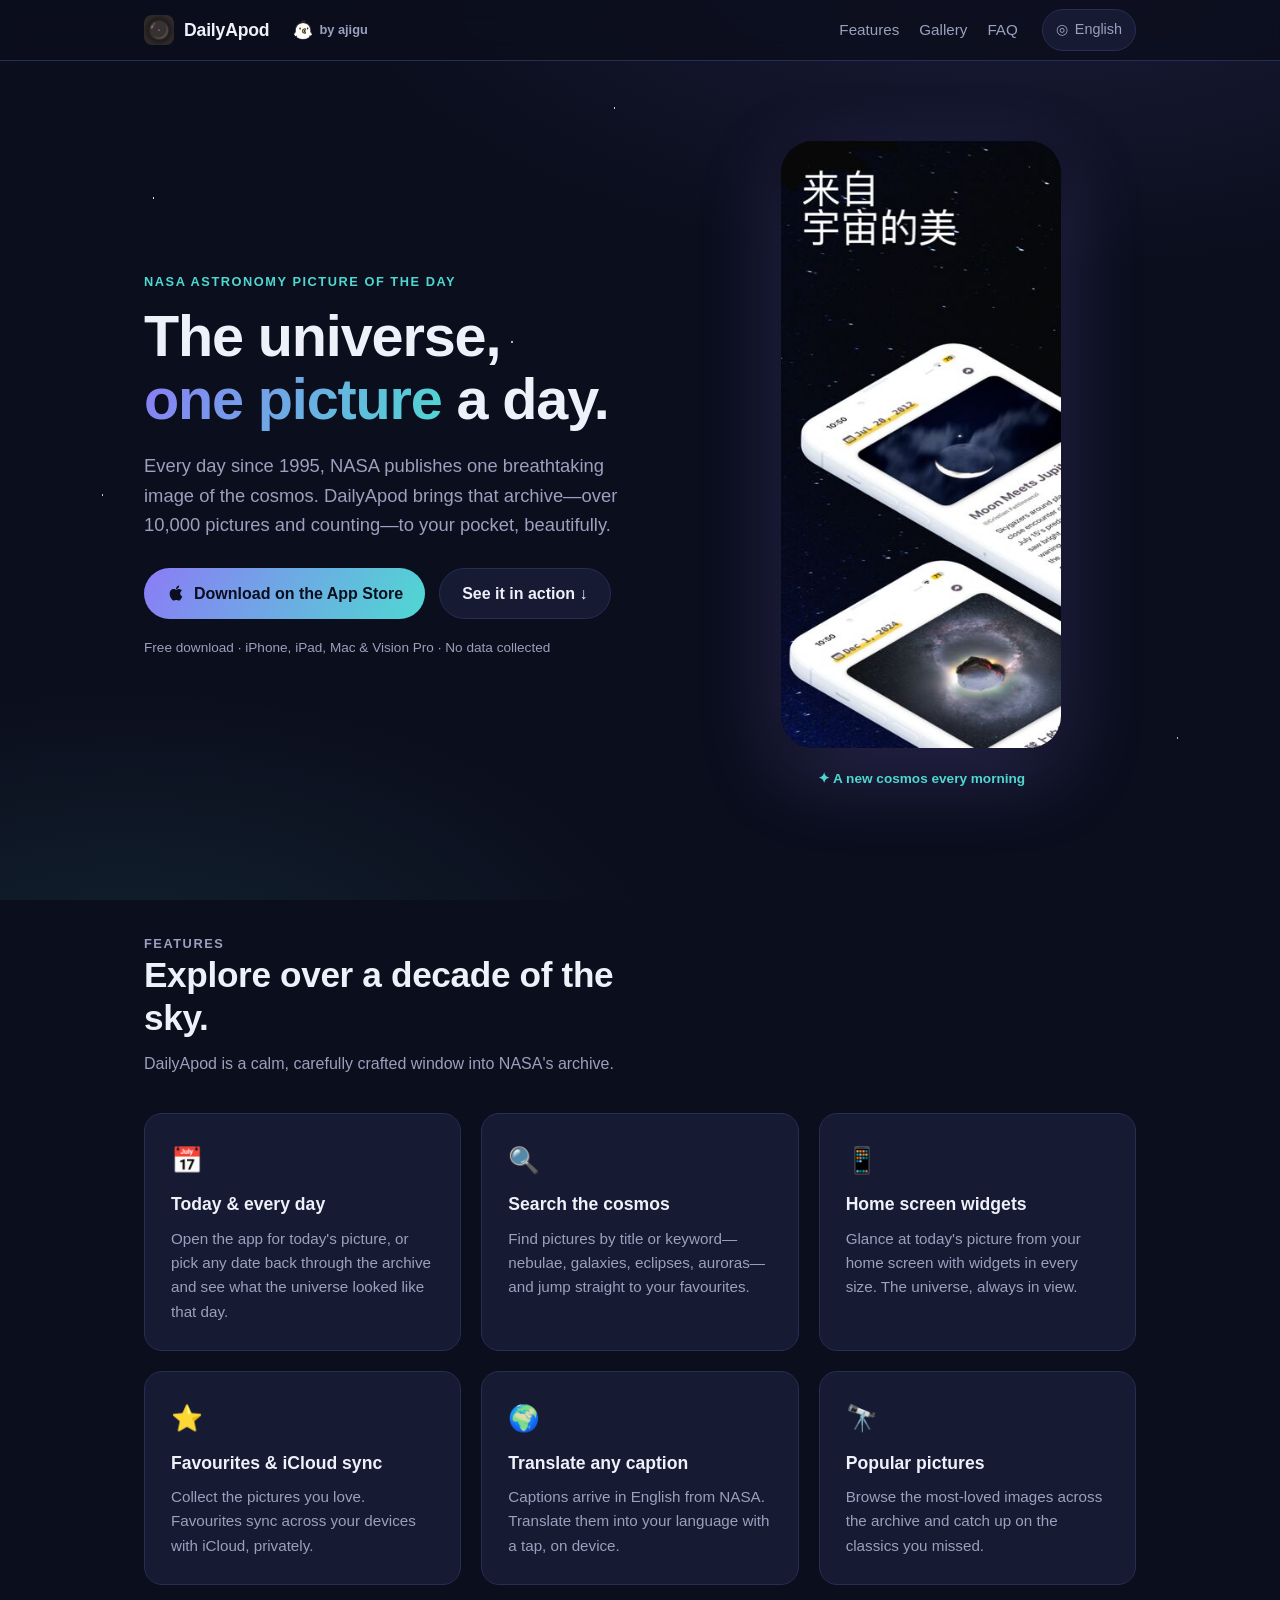
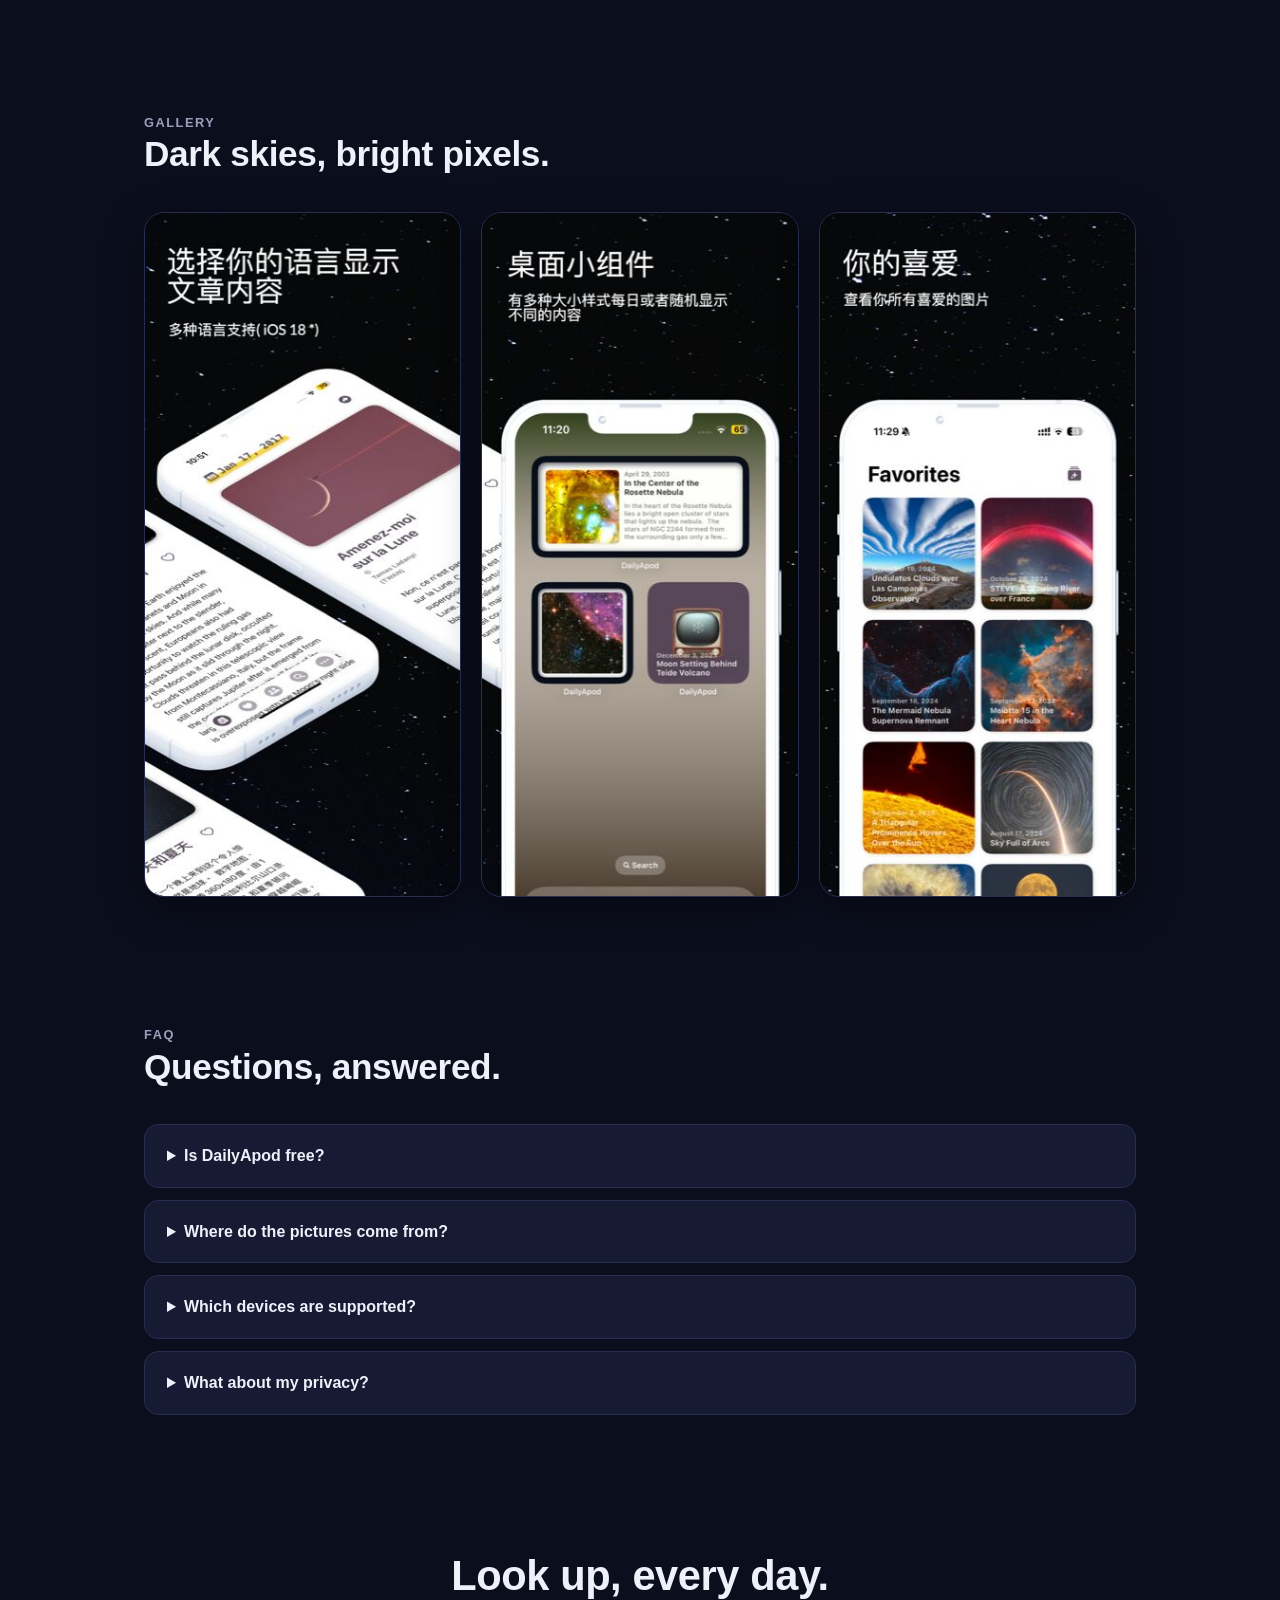
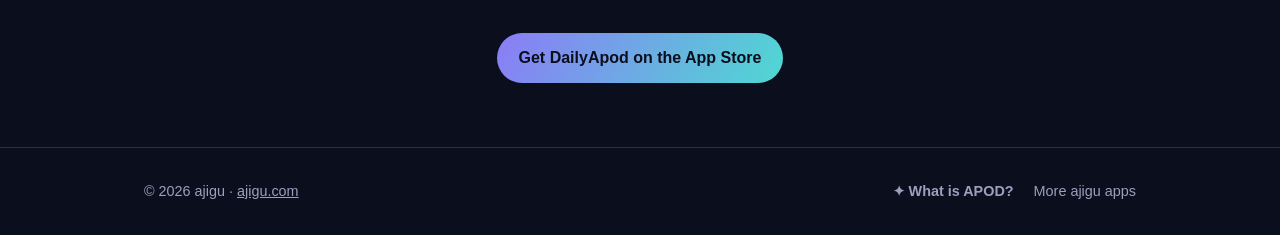
<file: index.html>
<!doctype html>
<html lang="en" data-locale="en">
<head>
  <meta charset="utf-8">
  <meta name="viewport" content="width=device-width, initial-scale=1">
  <meta name="theme-color" content="#0b0e1d">
  <meta name="description" content="DailyApod brings NASA's Astronomy Picture of the Day to your iPhone—browse cosmic wonders, search the archive, collect favourites, and glaze your home screen with widgets.">
  <meta property="og:title" content="DailyApod — The universe, one picture a day">
  <meta property="og:description" content="NASA's Astronomy Picture of the Day, beautifully on your iPhone. Browse, search, collect, and widget-ify the cosmos.">
  <meta property="og:image" content="https://dailyapod.ajigu.com/assets/app-icon.png">
  <meta property="og:type" content="website">
  <meta property="og:url" content="https://dailyapod.ajigu.com/">
  <meta property="og:locale" content="en_US">
  <title>DailyApod — NASA Astronomy Picture of the Day App for iPhone</title>
  <link rel="icon" href="/assets/app-icon.png">
  <link rel="stylesheet" href="/styles.css?v=6">
  <link rel="stylesheet" href="/lang-kit.css">
  <link rel="canonical" href="https://dailyapod.ajigu.com/">
  <link rel="alternate" hreflang="en" href="https://dailyapod.ajigu.com/">
  <link rel="alternate" hreflang="zh-Hans" href="https://dailyapod.ajigu.com/zh-hans/">
  <link rel="alternate" hreflang="zh-Hant" href="https://dailyapod.ajigu.com/zh-hant/">
  <link rel="alternate" hreflang="ja" href="https://dailyapod.ajigu.com/ja/">
  <link rel="alternate" hreflang="ko" href="https://dailyapod.ajigu.com/ko/">
  <link rel="alternate" hreflang="x-default" href="https://dailyapod.ajigu.com/">

  <script type="application/ld+json">{"@context": "https://schema.org", "@type": "SoftwareApplication", "name": "DailyApod", "alternateName": ["DailyApod - Astronomy Picture", "NASA APOD app", "APOD viewer"], "operatingSystem": "iOS, iPadOS, macOS, visionOS", "applicationCategory": "MultimediaApplication", "description": "NASA's Astronomy Picture of the Day, beautifully on your iPhone. Browse, search, collect, and widget-ify the cosmos.", "offers": {"@type": "Offer", "price": "0", "priceCurrency": "USD"}, "url": "https://dailyapod.ajigu.com/", "author": {"@type": "Organization", "name": "ajigu", "url": "https://ajigu.com/"}, "image": "https://dailyapod.ajigu.com/assets/app-icon.png"}</script>
  <meta name="twitter:card" content="summary">

  <script type="application/ld+json">{"@context": "https://schema.org", "@type": "FAQPage", "mainEntity": [{"@type": "Question", "name": "Is DailyApod free?", "acceptedAnswer": {"@type": "Answer", "text": "Yes—downloading and browsing the daily picture is free. DailyApod Pro unlocks extras like unlimited caption translations."}}, {"@type": "Question", "name": "Where do the pictures come from?", "acceptedAnswer": {"@type": "Answer", "text": "NASA's Astronomy Picture of the Day (APOD), published daily since 1995. Each image credits its original authors."}}, {"@type": "Question", "name": "Which devices are supported?", "acceptedAnswer": {"@type": "Answer", "text": "iPhone and iPad with iOS 16 or later, plus Mac and Apple Vision Pro. Home screen widgets require iOS 16+."}}, {"@type": "Question", "name": "What about my privacy?", "acceptedAnswer": {"@type": "Answer", "text": "DailyApod collects no personal data. Favourites sync via your own iCloud account, and translation happens on device."}}]}</script>
</head>
<body>
  <div class="stars" aria-hidden="true"></div>
  <header class="site-header">
    <nav class="nav site-shell" aria-label="Main navigation">
      <a class="brand" href="/" aria-label="DailyApod home">
        <img src="/assets/app-icon.png" alt="">
        <span>DailyApod</span>
      </a>
      <a class="by-ajigu" href="https://ajigu.com/"><img src="/assets/ajigu-logo.png" alt="">by ajigu</a>
      <div class="nav-links">
        <a href="#features">Features</a>
        <a href="#gallery">Gallery</a>
        <a href="#faq">FAQ</a>
      </div>
      <details class="language-switcher">
        <summary aria-label="Choose language"><span aria-hidden="true">◎</span> English</summary>
        <div class="language-menu">
          <a data-language="en" href="/" lang="en" aria-current="page">English</a>
          <a data-language="zh-Hans" href="/zh-hans/" lang="zh-Hans">简体中文</a>
          <a data-language="zh-Hant" href="/zh-hant/" lang="zh-Hant">繁體中文</a>
          <a data-language="ja" href="/ja/" lang="ja">日本語</a>
          <a data-language="ko" href="/ko/" lang="ko">한국어</a>
        </div>
      </details>
    </nav>
  </header>

  <main>
    <section class="hero site-shell">
      <div>
        <p class="eyebrow">NASA Astronomy Picture of the Day</p>
        <h1>The universe,<br><span class="gradient-word">one picture</span> a day.</h1>
        <p class="hero-copy">Every day since 1995, NASA publishes one breathtaking image of the cosmos. DailyApod brings that archive—over 10,000 pictures and counting—to your pocket, beautifully. </p>
        <div class="hero-actions">
          <a class="button primary" href="https://apps.apple.com/app/id1573247808">
            <svg viewBox="0 0 24 24" width="20" height="20" fill="currentColor" aria-hidden="true"><path d="M17.05 20.28c-.98.95-2.05.86-3.08.41-1.09-.47-2.09-.48-3.24 0-1.44.62-2.2.44-3.06-.41C2.79 15.25 3.51 7.59 9.05 7.31c1.35.07 2.29.74 3.08.8 1.18-.24 2.31-.93 3.57-.84 1.51.12 2.65.72 3.4 1.8-3.12 1.87-2.38 5.98.48 7.13-.57 1.5-1.31 2.99-2.53 4.08zM12.03 7.25c-.15-2.23 1.66-4.07 3.74-4.25.29 2.58-2.34 4.5-3.74 4.25z"/></svg>
            Download on the App Store
          </a>
          <a class="button" href="#gallery">See it in action ↓</a>
        </div>
        <p class="microcopy">Free download · iPhone, iPad, Mac &amp; Vision Pro · No data collected</p>
      </div>
      <div class="hero-art">
        <img class="phone" src="/assets/img/shot1.jpg" alt="DailyApod showing today's astronomy picture" width="280">
        <span class="float-note">✦ A new cosmos every morning</span>
      </div>
    </section>

    <section class="section site-shell" id="features">
      <div class="section-heading reveal">
        <p class="section-kicker">Features</p>
        <h2>Explore over a decade of the sky.</h2>
        <p>DailyApod is a calm, carefully crafted window into NASA's archive.</p>
      </div>
      <div class="feature-grid">
        <article class="feature-card reveal">
          <span class="feature-icon" aria-hidden="true">📅</span>
          <h3>Today &amp; every day</h3>
          <p>Open the app for today's picture, or pick any date back through the archive and see what the universe looked like that day.</p>
        </article>
        <article class="feature-card reveal">
          <span class="feature-icon" aria-hidden="true">🔍</span>
          <h3>Search the cosmos</h3>
          <p>Find pictures by title or keyword—nebulae, galaxies, eclipses, auroras—and jump straight to your favourites.</p>
        </article>
        <article class="feature-card reveal">
          <span class="feature-icon" aria-hidden="true">📱</span>
          <h3>Home screen widgets</h3>
          <p>Glance at today's picture from your home screen with widgets in every size. The universe, always in view.</p>
        </article>
        <article class="feature-card reveal">
          <span class="feature-icon" aria-hidden="true">⭐</span>
          <h3>Favourites &amp; iCloud sync</h3>
          <p>Collect the pictures you love. Favourites sync across your devices with iCloud, privately.</p>
        </article>
        <article class="feature-card reveal">
          <span class="feature-icon" aria-hidden="true">🌍</span>
          <h3>Translate any caption</h3>
          <p>Captions arrive in English from NASA. Translate them into your language with a tap, on device. </p>
        </article>
        <article class="feature-card reveal">
          <span class="feature-icon" aria-hidden="true">🔭</span>
          <h3>Popular pictures</h3>
          <p>Browse the most-loved images across the archive and catch up on the classics you missed.</p>
        </article>
      </div>
    </section>

    <section class="section site-shell" id="gallery">
      <div class="section-heading reveal">
        <p class="section-kicker">Gallery</p>
        <h2>Dark skies, bright pixels.</h2>
      </div>
      <div class="shot-row reveal">
        <img src="/assets/img/shot2.jpg" alt="DailyApod daily picture detail" loading="lazy">
        <img src="/assets/img/shot3.jpg" alt="DailyApod archive and date picker" loading="lazy">
        <img src="/assets/img/shot4.jpg" alt="DailyApod favourites collection" loading="lazy">
      </div>
    </section>

    <section class="section site-shell" id="faq">
      <div class="section-heading reveal">
        <p class="section-kicker">FAQ</p>
        <h2>Questions, answered.</h2>
      </div>
      <div class="faq-list">
        <details>
          <summary>Is DailyApod free?</summary>
          <p>Yes—downloading and browsing the daily picture is free. DailyApod Pro (a one-time purchase or subscription) unlocks extras like unlimited caption translations. Check the App Store listing for current pricing.</p>
        </details>
        <details>
          <summary>Where do the pictures come from?</summary>
          <p>NASA's Astronomy Picture of the Day (APOD), published daily since 1995. Each image links back to its original source and credits its authors.</p>
        </details>
        <details>
          <summary>Which devices are supported?</summary>
          <p>iPhone and iPad with iOS 16 or later, and it runs on Mac and Apple Vision Pro too. Home screen widgets require iOS 16+.</p>
        </details>
        <details>
          <summary>What about my privacy?</summary>
          <p>DailyApod collects no personal data. Favourites sync via your own iCloud account, and translation happens on device.</p>
        </details>
      </div>
    </section>

    <section class="section site-shell cta">
      <h2>Look up, every day.</h2>
      <a class="button primary" href="https://apps.apple.com/app/id1573247808">Get DailyApod on the App Store</a>
    </section>
  </main>

  <footer class="site-footer">
    <div class="site-shell footer-inner">
      <p>© 2026 ajigu · <a href="https://ajigu.com/">ajigu.com</a></p>
      <div class="footer-links">
<a class="guide-link" href="https://dailyapod.ajigu.com/guides/what-is-apod/">What is APOD?</a>        <a href="https://ajigu.com/">More ajigu apps</a>
      </div>
    </div>
  </footer>
  <script defer src="/reveal.js"></script>
  <script defer src="/lang-kit.js"></script>
</body>
</html>
</file>
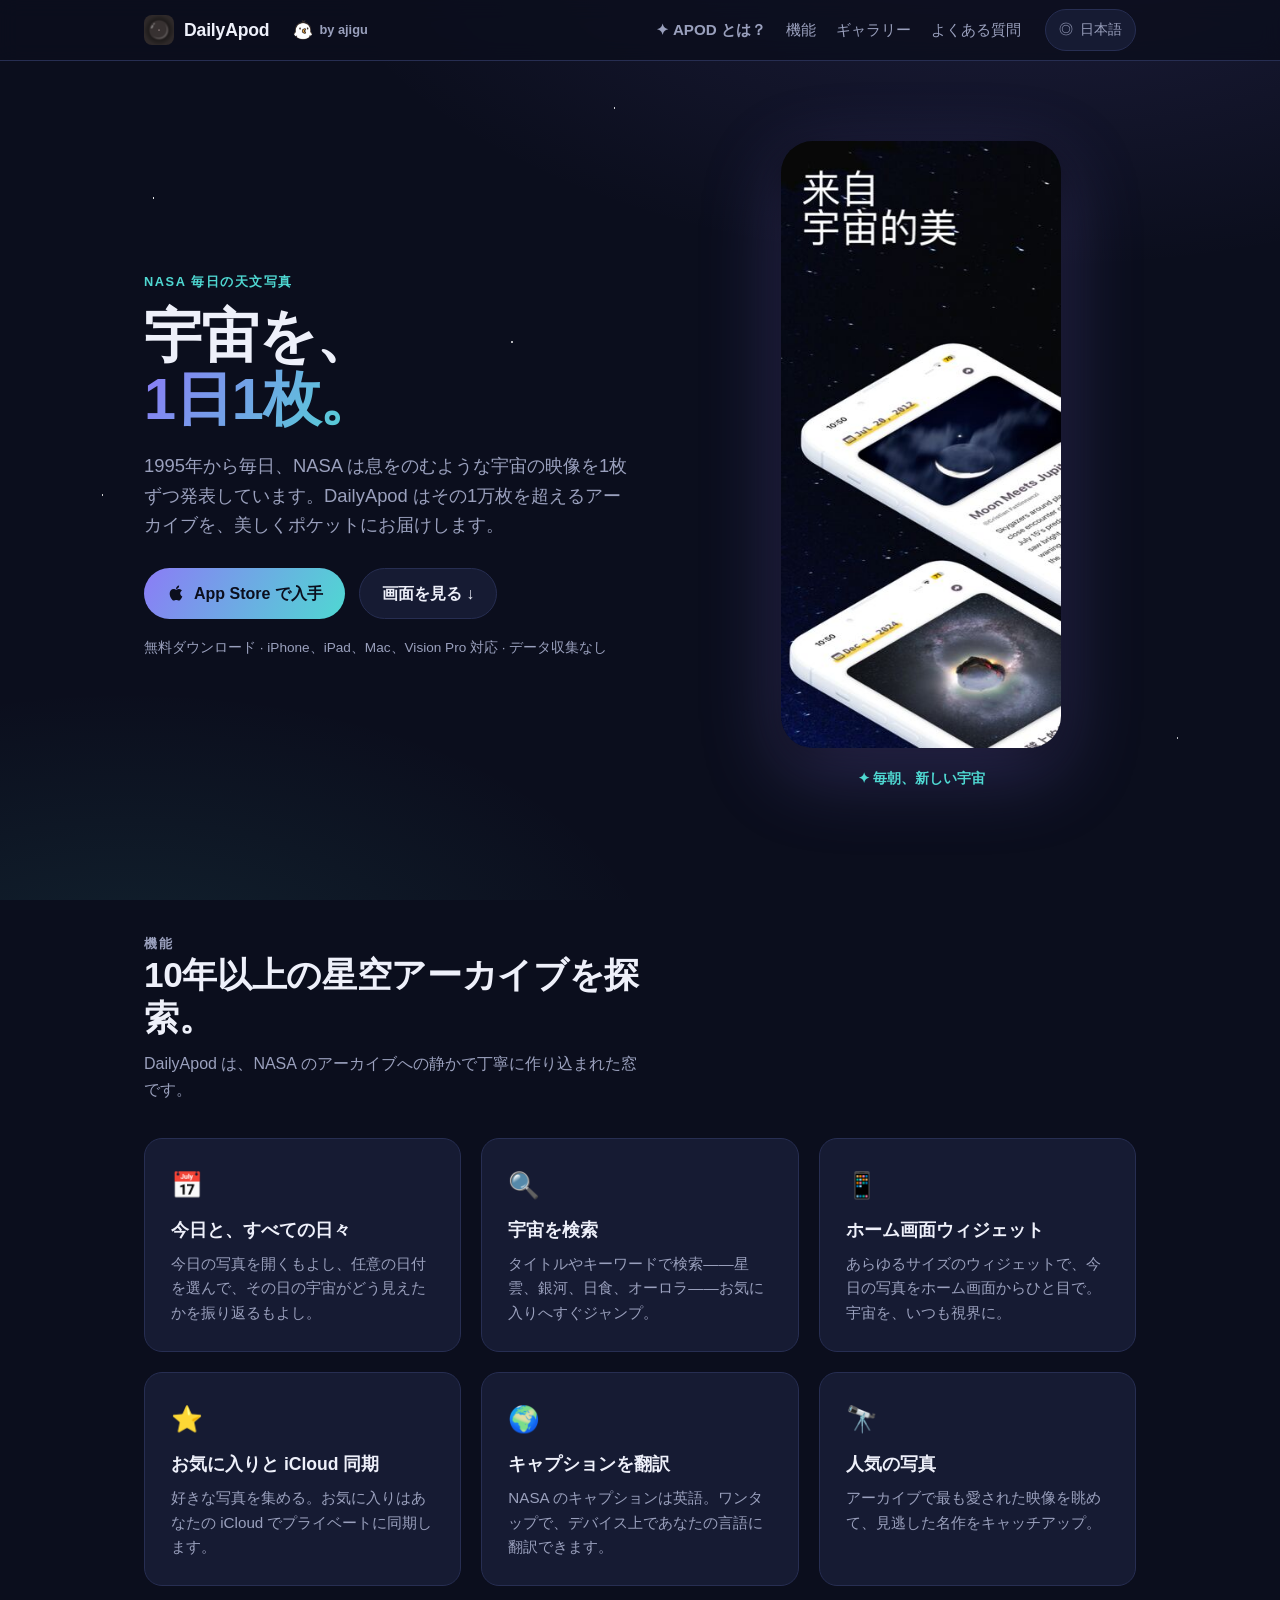
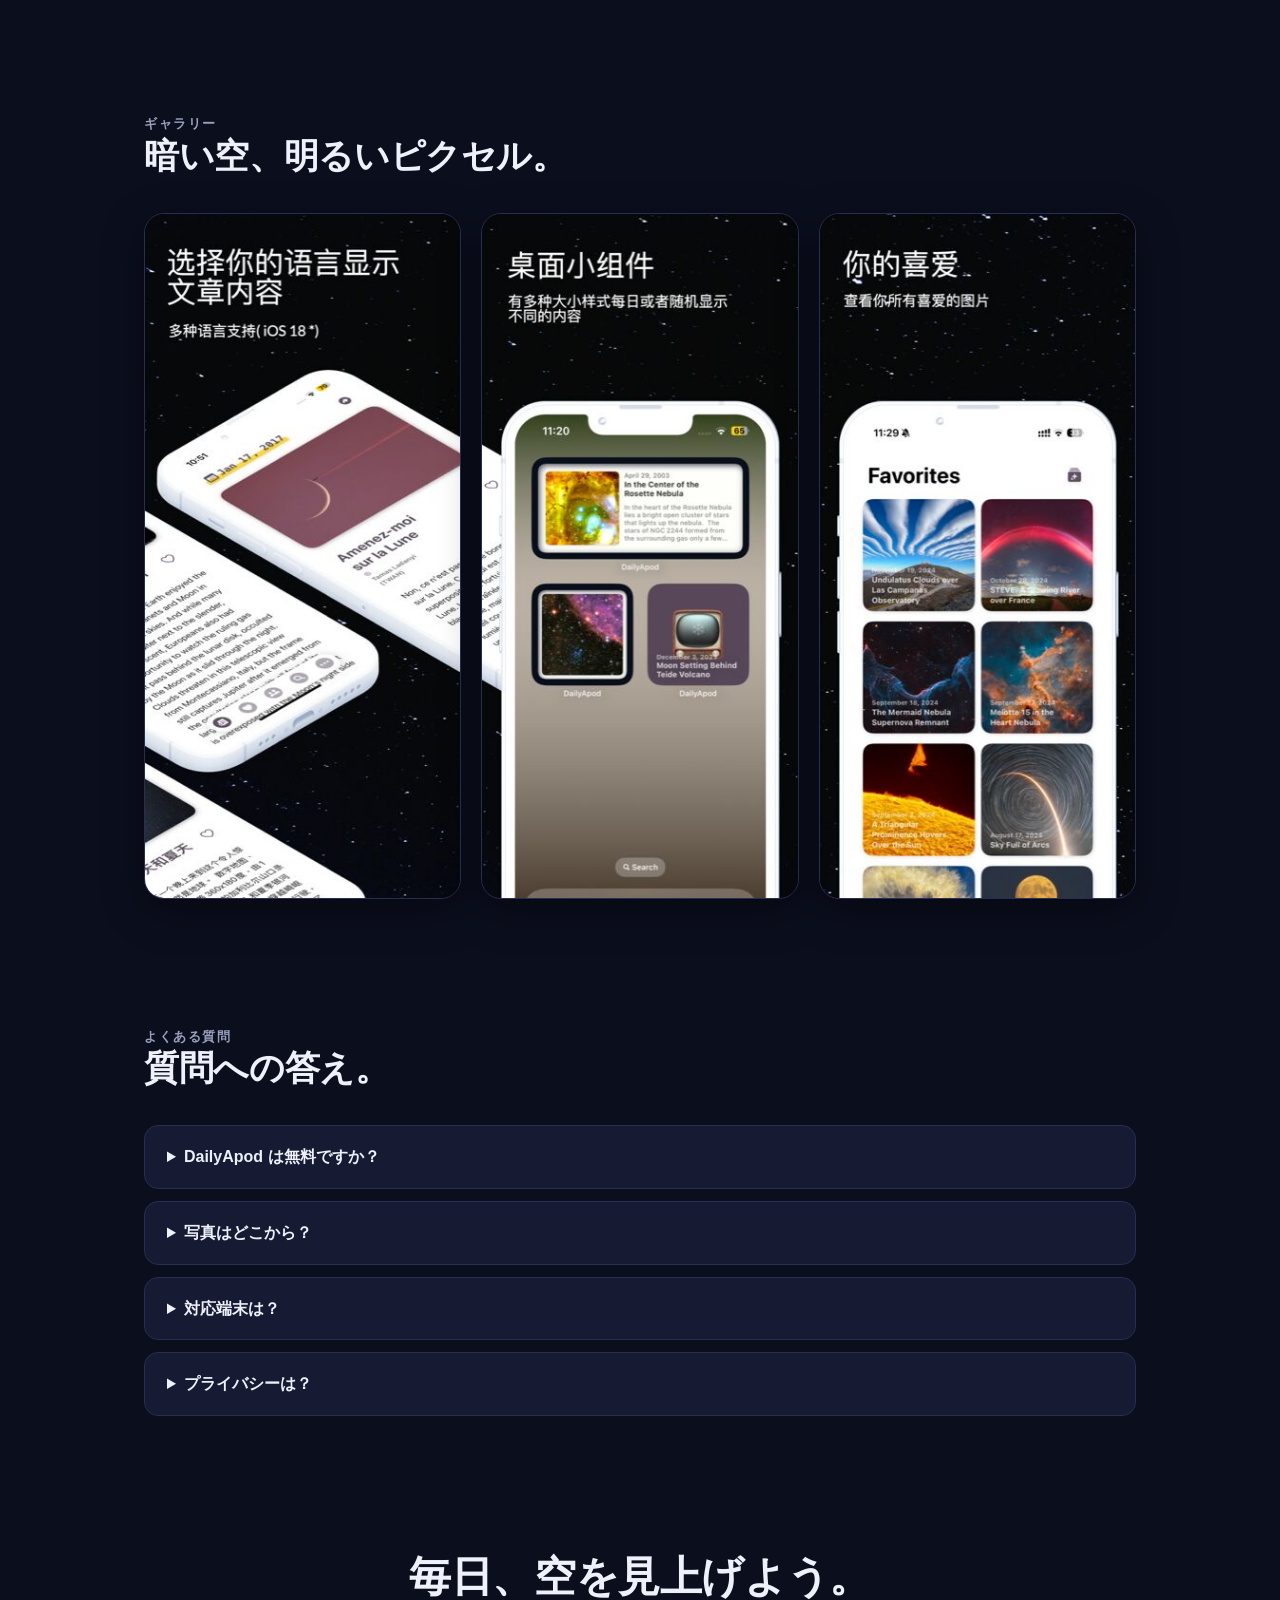
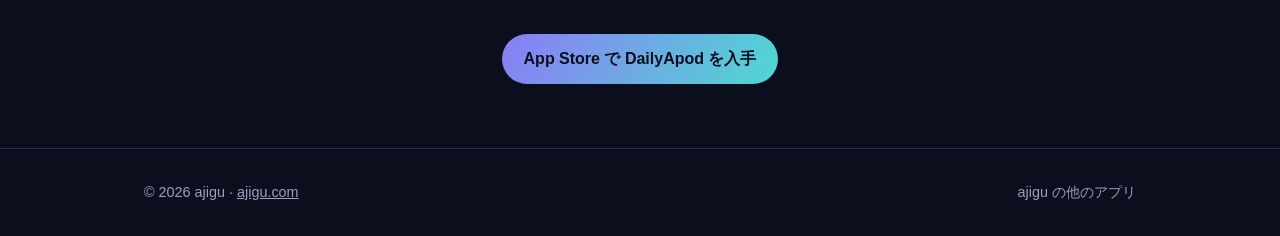
<file: ja/index.html>
<!doctype html>
<html lang="ja" data-locale="ja">
<head>
  <meta charset="utf-8">
  <meta name="viewport" content="width=device-width, initial-scale=1">
  <meta name="theme-color" content="#0b0e1d">
  <meta name="description" content="DailyApod は NASA の每日天文写真を iPhone にもたらします。宇宙の驚異を閲覧、検索、お気に入り収集、ホーム画面ウィジェット。">
  <meta property="og:title" content="DailyApod — 宇宙を、1日1枚。">
  <meta property="og:description" content="NASA の每日天文写真を、美しく iPhone へ。閲覧、検索、収集、ウィジェットで宇宙を身近に。">
  <meta property="og:image" content="https://dailyapod.ajigu.com/assets/app-icon.png">
  <meta property="og:type" content="website">
  <meta property="og:url" content="https://dailyapod.ajigu.com/ja/">
  <meta property="og:locale" content="ja_JP">
  <title>DailyApod — NASA の毎日の天文写真を楽しむ iPhone アプリ</title>
  <link rel="icon" href="/assets/app-icon.png">
  <link rel="stylesheet" href="/styles.css?v=6">
  <link rel="stylesheet" href="/lang-kit.css">
  <link rel="canonical" href="https://dailyapod.ajigu.com/ja/">
  <link rel="alternate" hreflang="en" href="https://dailyapod.ajigu.com/">
  <link rel="alternate" hreflang="zh-Hans" href="https://dailyapod.ajigu.com/zh-hans/">
  <link rel="alternate" hreflang="zh-Hant" href="https://dailyapod.ajigu.com/zh-hant/">
  <link rel="alternate" hreflang="ja" href="https://dailyapod.ajigu.com/ja/">
  <link rel="alternate" hreflang="ko" href="https://dailyapod.ajigu.com/ko/">
  <link rel="alternate" hreflang="x-default" href="https://dailyapod.ajigu.com/">

  <script type="application/ld+json">{"@context": "https://schema.org", "@type": "SoftwareApplication", "name": "DailyApod", "alternateName": ["天文写真アプリ", "APOD アプリ", "NASA 写真"], "operatingSystem": "iOS, iPadOS, macOS, visionOS", "applicationCategory": "MultimediaApplication", "description": "NASA の毎日の天文写真（APOD）を、美しく iPhone へ。閲覧、検索、お気に入り、ウィジェット対応。", "offers": {"@type": "Offer", "price": "0", "priceCurrency": "USD"}, "url": "https://dailyapod.ajigu.com/", "author": {"@type": "Organization", "name": "ajigu", "url": "https://ajigu.com/"}, "image": "https://dailyapod.ajigu.com/assets/app-icon.png"}</script>
  <meta name="twitter:card" content="summary">

  <script type="application/ld+json">{"@context": "https://schema.org", "@type": "FAQPage", "mainEntity": [{"@type": "Question", "name": "DailyApod は無料ですか？", "acceptedAnswer": {"@type": "Answer", "text": "はい——ダウンロードと毎日の写真の閲覧は無料です。Pro で無制限のキャプション翻訳などが追加されます。"}}, {"@type": "Question", "name": "写真はどこから？", "acceptedAnswer": {"@type": "Answer", "text": "1995年から毎日発行されている NASA の毎日の天文写真（APOD）です。各画像は作者をクレジットします。"}}, {"@type": "Question", "name": "対応端末は？", "acceptedAnswer": {"@type": "Answer", "text": "iOS 16 以降の iPhone と iPad、Mac と Apple Vision Pro でも動作します。"}}, {"@type": "Question", "name": "プライバシーは？", "acceptedAnswer": {"@type": "Answer", "text": "DailyApod は個人データを収集しません。お気に入りは自分の iCloud で同期し、翻訳はデバイス上で行われます。"}}]}</script>
</head>
<body>
  <div class="stars" aria-hidden="true"></div>
  <header class="site-header">
    <nav class="nav site-shell" aria-label="メインナビゲーション">
      <a class="brand" href="/ja/" aria-label="DailyApod ホーム">
        <img src="/assets/app-icon.png" alt="">
        <span>DailyApod</span>
      </a>
      <a class="by-ajigu" href="https://ajigu.com/ja/"><img src="/assets/ajigu-logo.png" alt="">by ajigu</a>
      <div class="nav-links">
        <a class="guide-link" href="/guides/what-is-apod/ja/">APOD とは？</a>
        <a href="#features">機能</a>
        <a href="#gallery">ギャラリー</a>
        <a href="#faq">よくある質問</a>
      </div>
      <details class="language-switcher">
        <summary aria-label="言語を選択"><span aria-hidden="true">◎</span> 日本語</summary>
        <div class="language-menu">
          <a data-language="en" href="/" lang="en">English</a>
          <a data-language="zh-Hans" href="/zh-hans/" lang="zh-Hans">简体中文</a>
          <a data-language="zh-Hant" href="/zh-hant/" lang="zh-Hant">繁體中文</a>
          <a data-language="ja" href="/ja/" lang="ja" aria-current="page">日本語</a>
          <a data-language="ko" href="/ko/" lang="ko">한국어</a>
        </div>
      </details>
    </nav>
  </header>

  <main>
    <section class="hero site-shell">
      <div>
        <p class="eyebrow">NASA 毎日の天文写真</p>
        <h1>宇宙を、<br><span class="gradient-word">1日1枚。</span></h1>
        <p class="hero-copy">1995年から毎日、NASA は息をのむような宇宙の映像を1枚ずつ発表しています。DailyApod はその1万枚を超えるアーカイブを、美しくポケットにお届けします。</p>
        <div class="hero-actions">
          <a class="button primary" href="https://apps.apple.com/app/id1573247808">
            <svg viewBox="0 0 24 24" width="20" height="20" fill="currentColor" aria-hidden="true"><path d="M17.05 20.28c-.98.95-2.05.86-3.08.41-1.09-.47-2.09-.48-3.24 0-1.44.62-2.2.44-3.06-.41C2.79 15.25 3.51 7.59 9.05 7.31c1.35.07 2.29.74 3.08.8 1.18-.24 2.31-.93 3.57-.84 1.51.12 2.65.72 3.4 1.8-3.12 1.87-2.38 5.98.48 7.13-.57 1.5-1.31 2.99-2.53 4.08zM12.03 7.25c-.15-2.23 1.66-4.07 3.74-4.25.29 2.58-2.34 4.5-3.74 4.25z"/></svg>
            App Store で入手
          </a>
          <a class="button" href="#gallery">画面を見る ↓</a>
        </div>
        <p class="microcopy">無料ダウンロード · iPhone、iPad、Mac、Vision Pro 対応 · データ収集なし</p>
      </div>
      <div class="hero-art">
        <img class="phone" src="/assets/img/shot1.jpg" alt="今日の天文写真を表示する DailyApod" width="280">
        <span class="float-note">✦ 毎朝、新しい宇宙</span>
      </div>
    </section>

    <section class="section site-shell" id="features">
      <div class="section-heading reveal">
        <p class="section-kicker">機能</p>
        <h2>10年以上の星空アーカイブを探索。</h2>
        <p>DailyApod は、NASA のアーカイブへの静かで丁寧に作り込まれた窓です。</p>
      </div>
      <div class="feature-grid">
        <article class="feature-card reveal">
          <span class="feature-icon" aria-hidden="true">📅</span>
          <h3>今日と、すべての日々</h3>
          <p>今日の写真を開くもよし、任意の日付を選んで、その日の宇宙がどう見えたかを振り返るもよし。</p>
        </article>
        <article class="feature-card reveal">
          <span class="feature-icon" aria-hidden="true">🔍</span>
          <h3>宇宙を検索</h3>
          <p>タイトルやキーワードで検索——星雲、銀河、日食、オーロラ——お気に入りへすぐジャンプ。</p>
        </article>
        <article class="feature-card reveal">
          <span class="feature-icon" aria-hidden="true">📱</span>
          <h3>ホーム画面ウィジェット</h3>
          <p>あらゆるサイズのウィジェットで、今日の写真をホーム画面からひと目で。宇宙を、いつも視界に。</p>
        </article>
        <article class="feature-card reveal">
          <span class="feature-icon" aria-hidden="true">⭐</span>
          <h3>お気に入りと iCloud 同期</h3>
          <p>好きな写真を集める。お気に入りはあなたの iCloud でプライベートに同期します。</p>
        </article>
        <article class="feature-card reveal">
          <span class="feature-icon" aria-hidden="true">🌍</span>
          <h3>キャプションを翻訳</h3>
          <p>NASA のキャプションは英語。ワンタップで、デバイス上であなたの言語に翻訳できます。</p>
        </article>
        <article class="feature-card reveal">
          <span class="feature-icon" aria-hidden="true">🔭</span>
          <h3>人気の写真</h3>
          <p>アーカイブで最も愛された映像を眺めて、見逃した名作をキャッチアップ。</p>
        </article>
      </div>
    </section>

    <section class="section site-shell" id="gallery">
      <div class="section-heading reveal">
        <p class="section-kicker">ギャラリー</p>
        <h2>暗い空、明るいピクセル。</h2>
      </div>
      <div class="shot-row reveal">
        <img src="/assets/img/shot2.jpg" alt="DailyApod 毎日の写真詳細" loading="lazy">
        <img src="/assets/img/shot3.jpg" alt="DailyApod アーカイブと日付選択" loading="lazy">
        <img src="/assets/img/shot4.jpg" alt="DailyApod お気に入りコレクション" loading="lazy">
      </div>
    </section>

    <section class="section site-shell" id="faq">
      <div class="section-heading reveal">
        <p class="section-kicker">よくある質問</p>
        <h2>質問への答え。</h2>
      </div>
      <div class="faq-list">
        <details>
          <summary>DailyApod は無料ですか？</summary>
          <p>はい——ダウンロードと毎日の写真の閲覧は無料です。DailyApod Pro（買い切りまたはサブスクリプション）で無制限のキャプション翻訳などの機能が追加されます。価格は App Store のページでご確認ください。</p>
        </details>
        <details>
          <summary>写真はどこから？</summary>
          <p>1995年から毎日発行されている NASA の毎日の天文写真（APOD）です。各画像は元のソースにリンクし、作者をクレジットします。</p>
        </details>
        <details>
          <summary>対応端末は？</summary>
          <p>iOS 16 以降の iPhone と iPad、さらに Mac と Apple Vision Pro でも動作します。ウィジェットには iOS 16+ が必要です。</p>
        </details>
        <details>
          <summary>プライバシーは？</summary>
          <p>DailyApod は個人データを収集しません。お気に入りはあなた自身の iCloud アカウントで同期し、翻訳はデバイス上で行われます。</p>
        </details>
      </div>
    </section>

    <section class="section site-shell cta">
      <h2>毎日、空を見上げよう。</h2>
      <a class="button primary" href="https://apps.apple.com/app/id1573247808">App Store で DailyApod を入手</a>
    </section>
  </main>

  <footer class="site-footer">
    <div class="site-shell footer-inner">
      <p>© 2026 ajigu · <a href="https://ajigu.com/ja/">ajigu.com</a></p>
      <div class="footer-links">
        <a href="https://ajigu.com/ja/">ajigu の他のアプリ</a>
      </div>
    </div>
  </footer>
  <script defer src="/reveal.js"></script>
  <script defer src="/lang-kit.js"></script>
</body>
</html>
</file>
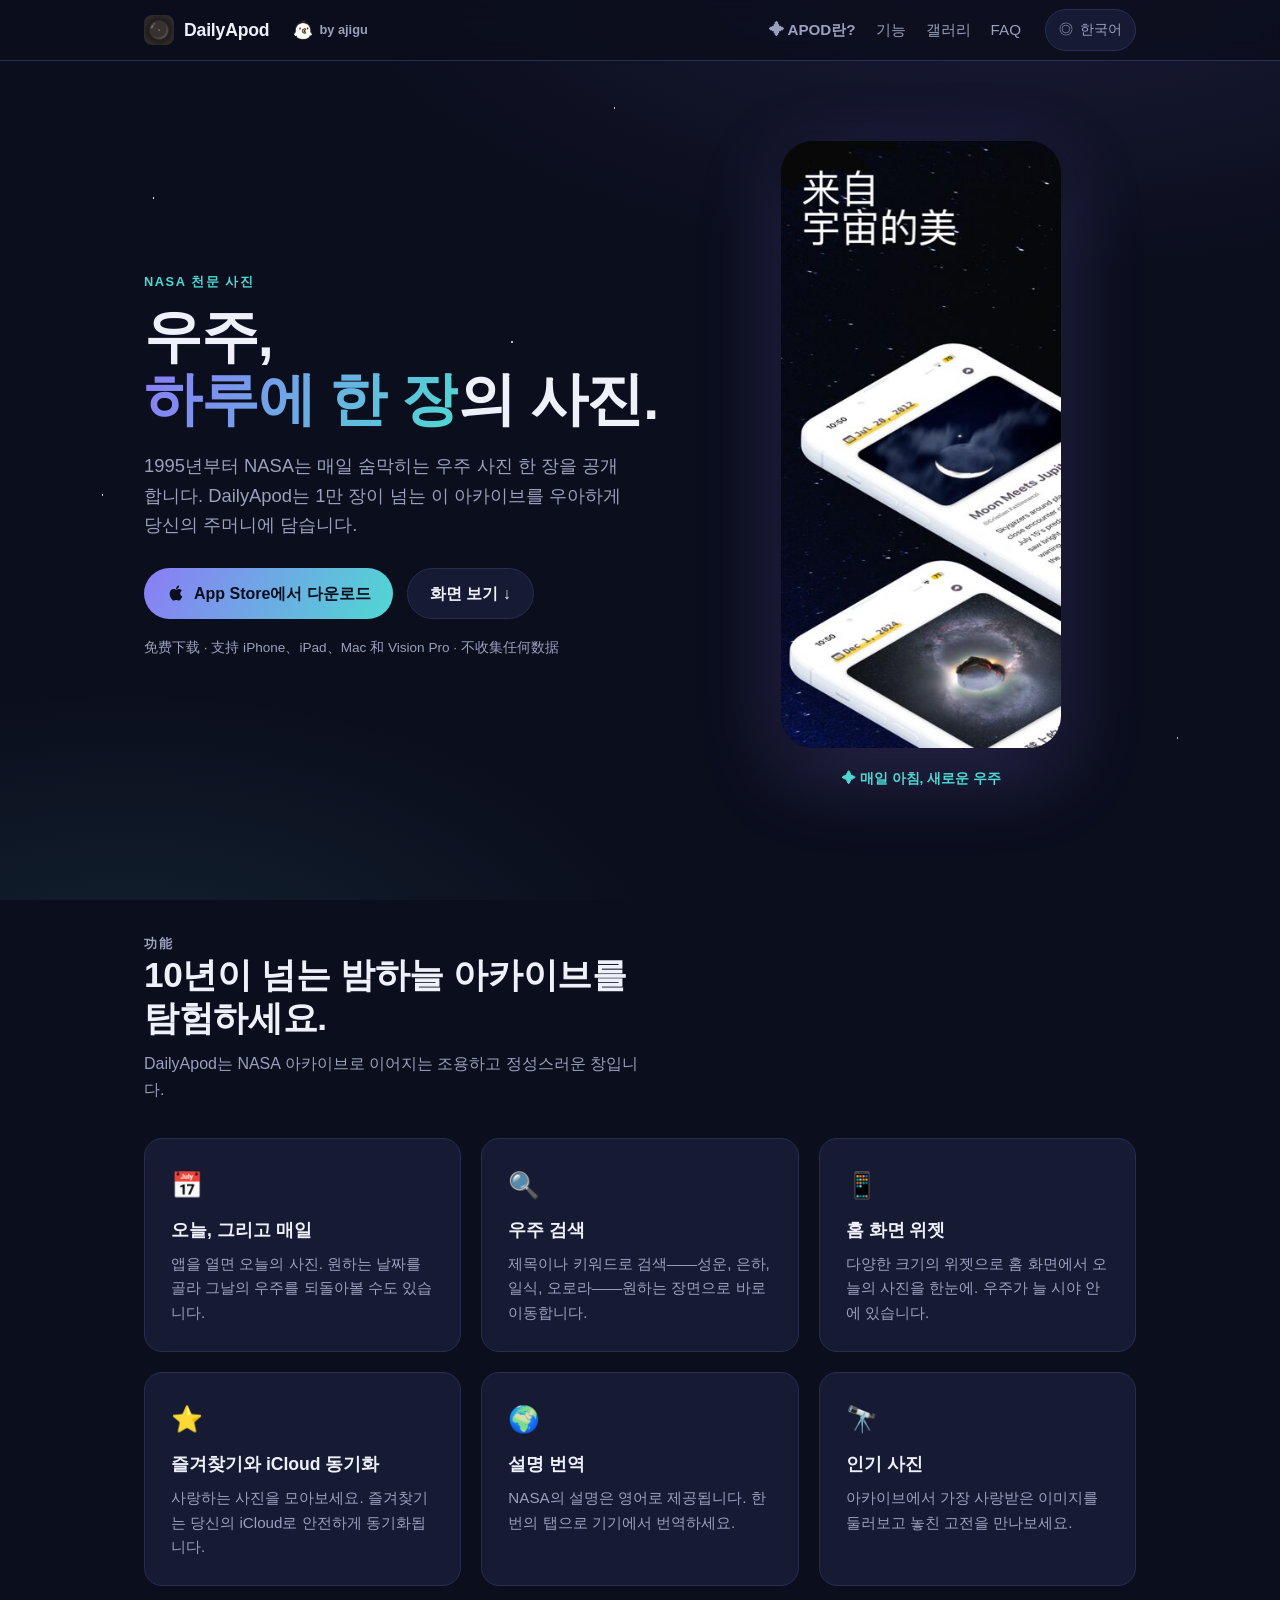
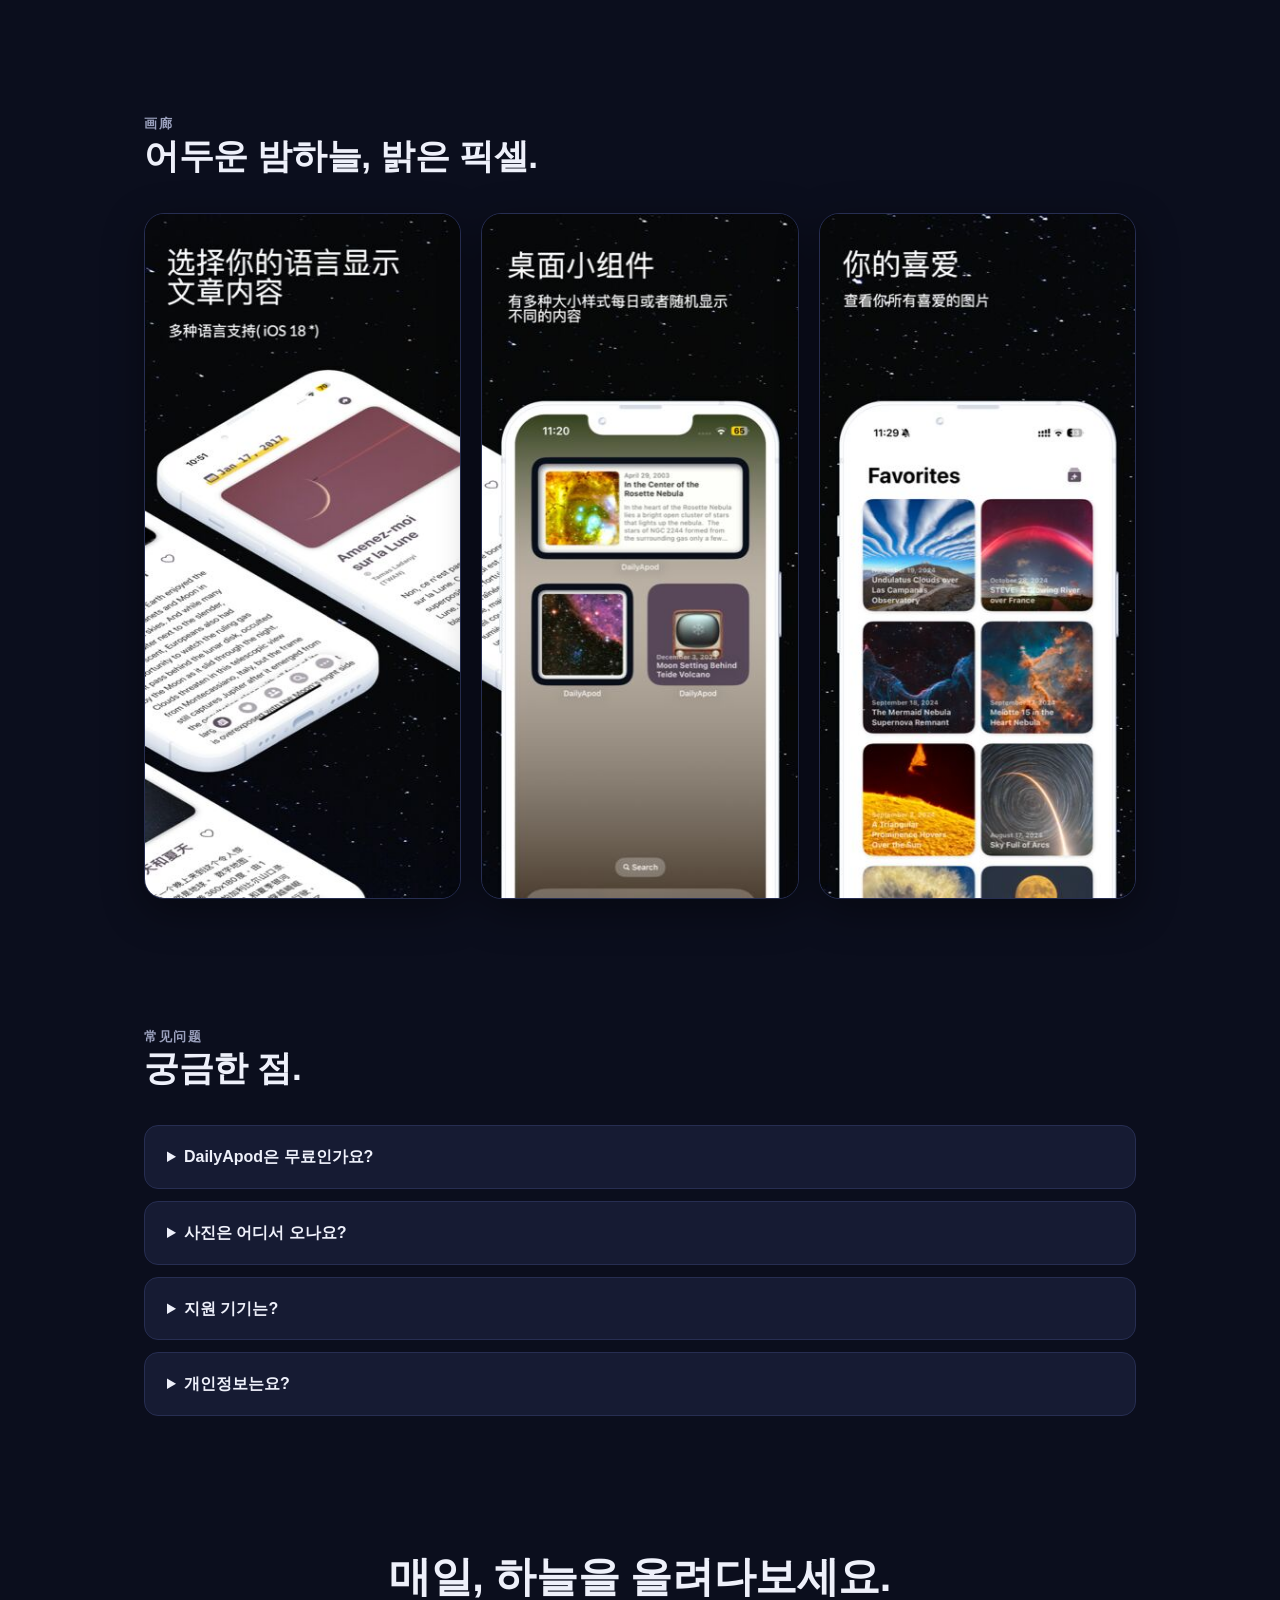
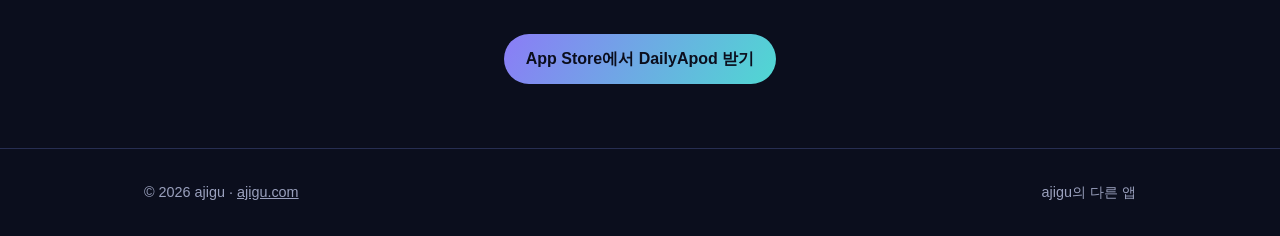
<file: ko/index.html>
<!doctype html>
<html lang="ko" data-locale="ko">
<head>
  <meta charset="utf-8">
  <meta name="viewport" content="width=device-width, initial-scale=1">
  <meta name="theme-color" content="#0b0e1d">
  <meta name="description" content="NASA 천문 사진(APOD)을 iPhone에서 우아하게. 둘러보고, 검색하고, 즐겨찾기에 담고, 위젯으로 우주를 확인하세요.">
  <meta property="og:title" content="DailyApod — 우주, 하루에 한 장">
  <meta property="og:description" content="NASA 천문 사진을 iPhone에서 우아하게. 둘러보고, 검색하고, 즐겨찾기에 담고, 위젯으로 우주를 확인하세요.">
  <meta property="og:image" content="https://dailyapod.ajigu.com/assets/app-icon.png">
  <meta property="og:type" content="website">
  <meta property="og:url" content="https://dailyapod.ajigu.com/ko/">
  <meta property="og:locale" content="ko_KR">
  <title>DailyApod — NASA 천문 사진을 매일, iPhone 앱</title>
  <link rel="icon" href="/assets/app-icon.png">
  <link rel="stylesheet" href="/styles.css?v=6">
  <link rel="stylesheet" href="/lang-kit.css">
  <link rel="canonical" href="https://dailyapod.ajigu.com/ko/">
  <link rel="alternate" hreflang="en" href="https://dailyapod.ajigu.com/">
  <link rel="alternate" hreflang="zh-Hans" href="https://dailyapod.ajigu.com/ko/">
  <link rel="alternate" hreflang="ja" href="https://dailyapod.ajigu.com/ja/">
  <link rel="alternate" hreflang="x-default" href="https://dailyapod.ajigu.com/">

  <script type="application/ld+json">{"@context": "https://schema.org", "@type": "SoftwareApplication", "name": "DailyApod", "alternateName": ["천문 사진 앱", "APOD app", "NASA 天文图片"], "operatingSystem": "iOS, iPadOS, macOS, visionOS", "applicationCategory": "MultimediaApplication", "description": "NASA 천문 사진(APOD)을 iPhone에서 우아하게. 둘러보고, 검색하고, 즐겨찾기에 담고, 위젯으로 우주를 확인하세요.", "offers": {"@type": "Offer", "price": "0", "priceCurrency": "USD"}, "url": "https://dailyapod.ajigu.com/", "author": {"@type": "Organization", "name": "ajigu", "url": "https://ajigu.com/"}, "image": "https://dailyapod.ajigu.com/assets/app-icon.png"}</script>
  <meta name="twitter:card" content="summary">

  <script type="application/ld+json">{"@context": "https://schema.org", "@type": "FAQPage", "mainEntity": [{"@type": "Question", "name": "DailyApod은 무료인가요?", "acceptedAnswer": {"@type": "Answer", "text": "다운로드와 매일의 사진 감상은 무료입니다. DailyApod Pro로 무제한 설명 번역 등 추가 기능이 열립니다."}}, {"@type": "Question", "name": "사진은 어디서 오나요?", "acceptedAnswer": {"@type": "Answer", "text": "1995년부터 매일 발행되는 NASA의 천문 사진(APOD)입니다. 모든 이미지는 원출처로 연결되며 저자를 표기합니다."}}, {"@type": "Question", "name": "支持哪些设备？", "acceptedAnswer": {"@type": "Answer", "text": "iOS 16 及以上的 iPhone 和 iPad，也可在 Mac 和 Apple Vision Pro 上运行。"}}, {"@type": "Question", "name": "隐私方面呢？", "acceptedAnswer": {"@type": "Answer", "text": "DailyApod 不收集任何个人数据。收藏通过你自己的 iCloud 同步，翻译在设备上完成。"}}]}</script>
</head>
<body>
  <div class="stars" aria-hidden="true"></div>
  <header class="site-header">
    <nav class="nav site-shell" aria-label="메인 내비게이션">
      <a class="brand" href="/zh-hans/" aria-label="DailyApod 首页">
        <img src="/assets/app-icon.png" alt="">
        <span>DailyApod</span>
      </a>
      <a class="by-ajigu" href="https://ajigu.com/ko/"><img src="/assets/ajigu-logo.png" alt="">by ajigu</a>
      <div class="nav-links">
        <a class="guide-link" href="/guides/what-is-apod/zh-hans/">APOD란?</a>
        <a href="#features">기능</a>
        <a href="#gallery">갤러리</a>
        <a href="#faq">FAQ</a>
      </div>
      <details class="language-switcher">
        <summary aria-label="언어 선택"><span aria-hidden="true">◎</span> 한국어</summary>
        <div class="language-menu">
          <a data-language="en" href="/" lang="en">English</a>
          <a data-language="zh-Hans" href="/zh-hans/" lang="zh-Hans">简体中文</a>
          <a data-language="zh-Hant" href="/zh-hant/" lang="zh-Hant">繁體中文</a>
          <a data-language="ja" href="/ja/" lang="ja">日本語</a>
          <a data-language="ko" href="/ko/" lang="ko" aria-current="page">한국어</a>
        </div>
      </details>
    </nav>
  </header>

  <main>
    <section class="hero site-shell">
      <div>
        <p class="eyebrow">NASA 천문 사진</p>
        <h1>우주,<br><span class="gradient-word">하루에 한 장</span>의 사진.</h1>
        <p class="hero-copy">1995년부터 NASA는 매일 숨막히는 우주 사진 한 장을 공개합니다. DailyApod는 1만 장이 넘는 이 아카이브를 우아하게 당신의 주머니에 담습니다.</p>
        <div class="hero-actions">
          <a class="button primary" href="https://apps.apple.com/app/id1573247808">
            <svg viewBox="0 0 24 24" width="20" height="20" fill="currentColor" aria-hidden="true"><path d="M17.05 20.28c-.98.95-2.05.86-3.08.41-1.09-.47-2.09-.48-3.24 0-1.44.62-2.2.44-3.06-.41C2.79 15.25 3.51 7.59 9.05 7.31c1.35.07 2.29.74 3.08.8 1.18-.24 2.31-.93 3.57-.84 1.51.12 2.65.72 3.4 1.8-3.12 1.87-2.38 5.98.48 7.13-.57 1.5-1.31 2.99-2.53 4.08zM12.03 7.25c-.15-2.23 1.66-4.07 3.74-4.25.29 2.58-2.34 4.5-3.74 4.25z"/></svg>
            App Store에서 다운로드
          </a>
          <a class="button" href="#gallery">화면 보기 ↓</a>
        </div>
        <p class="microcopy">免费下载 · 支持 iPhone、iPad、Mac 和 Vision Pro · 不收集任何数据</p>
      </div>
      <div class="hero-art">
        <img class="phone" src="/assets/img/shot1.jpg" alt="DailyApod 展示今日天文图" width="280">
        <span class="float-note">✦ 매일 아침, 새로운 우주</span>
      </div>
    </section>

    <section class="section site-shell" id="features">
      <div class="section-heading reveal">
        <p class="section-kicker">功能</p>
        <h2>10년이 넘는 밤하늘 아카이브를 탐험하세요.</h2>
        <p>DailyApod는 NASA 아카이브로 이어지는 조용하고 정성스러운 창입니다.</p>
      </div>
      <div class="feature-grid">
        <article class="feature-card reveal">
          <span class="feature-icon" aria-hidden="true">📅</span>
          <h3>오늘, 그리고 매일</h3>
          <p>앱을 열면 오늘의 사진. 원하는 날짜를 골라 그날의 우주를 되돌아볼 수도 있습니다.</p>
        </article>
        <article class="feature-card reveal">
          <span class="feature-icon" aria-hidden="true">🔍</span>
          <h3>우주 검색</h3>
          <p>제목이나 키워드로 검색——성운, 은하, 일식, 오로라——원하는 장면으로 바로 이동합니다.</p>
        </article>
        <article class="feature-card reveal">
          <span class="feature-icon" aria-hidden="true">📱</span>
          <h3>홈 화면 위젯</h3>
          <p>다양한 크기의 위젯으로 홈 화면에서 오늘의 사진을 한눈에. 우주가 늘 시야 안에 있습니다.</p>
        </article>
        <article class="feature-card reveal">
          <span class="feature-icon" aria-hidden="true">⭐</span>
          <h3>즐겨찾기와 iCloud 동기화</h3>
          <p>사랑하는 사진을 모아보세요. 즐겨찾기는 당신의 iCloud로 안전하게 동기화됩니다.</p>
        </article>
        <article class="feature-card reveal">
          <span class="feature-icon" aria-hidden="true">🌍</span>
          <h3>설명 번역</h3>
          <p>NASA의 설명은 영어로 제공됩니다. 한 번의 탭으로 기기에서 번역하세요.</p>
        </article>
        <article class="feature-card reveal">
          <span class="feature-icon" aria-hidden="true">🔭</span>
          <h3>인기 사진</h3>
          <p>아카이브에서 가장 사랑받은 이미지를 둘러보고 놓친 고전을 만나보세요.</p>
        </article>
      </div>
    </section>

    <section class="section site-shell" id="gallery">
      <div class="section-heading reveal">
        <p class="section-kicker">画廊</p>
        <h2>어두운 밤하늘, 밝은 픽셀.</h2>
      </div>
      <div class="shot-row reveal">
        <img src="/assets/img/shot2.jpg" alt="DailyApod 每日图片详情" loading="lazy">
        <img src="/assets/img/shot3.jpg" alt="DailyApod 档案与日期选择" loading="lazy">
        <img src="/assets/img/shot4.jpg" alt="DailyApod 收藏集" loading="lazy">
      </div>
    </section>

    <section class="section site-shell" id="faq">
      <div class="section-heading reveal">
        <p class="section-kicker">常见问题</p>
        <h2>궁금한 점.</h2>
      </div>
      <div class="faq-list">
        <details>
          <summary>DailyApod은 무료인가요?</summary>
          <p>네——다운로드와 매일의 사진 감상은 무료입니다. DailyApod Pro로 무제한 설명 번역 등 추가 기능이 열립니다. 가격은 App Store를 확인하세요.</p>
        </details>
        <details>
          <summary>사진은 어디서 오나요?</summary>
          <p>1995년부터 매일 발행되는 NASA의 천문 사진(APOD)입니다. 모든 이미지는 원출처로 연결되며 저자를 표기합니다.</p>
        </details>
        <details>
          <summary>지원 기기는?</summary>
          <p>iOS 16 이상의 iPhone과 iPad, 그리고 Mac과 Apple Vision Pro에서도 실행됩니다. 위젯은 iOS 16+가 필요합니다.</p>
        </details>
        <details>
          <summary>개인정보는요?</summary>
          <p>DailyApod는 개인 데이터를 수집하지 않습니다. 즐겨찾기는 자신의 iCloud로 동기화되고 번역은 기기에서 이루어집니다.</p>
        </details>
      </div>
    </section>

    <section class="section site-shell cta">
      <h2>매일, 하늘을 올려다보세요.</h2>
      <a class="button primary" href="https://apps.apple.com/app/id1573247808">App Store에서 DailyApod 받기</a>
    </section>
  </main>

  <footer class="site-footer">
    <div class="site-shell footer-inner">
      <p>© 2026 ajigu · <a href="https://ajigu.com/zh-hans/">ajigu.com</a></p>
      <div class="footer-links">
        <a href="https://ajigu.com/ko/">ajigu의 다른 앱</a>
      </div>
    </div>
  </footer>
  <script defer src="/reveal.js"></script>
  <script defer src="/lang-kit.js"></script>
</body>
</html>
</file>
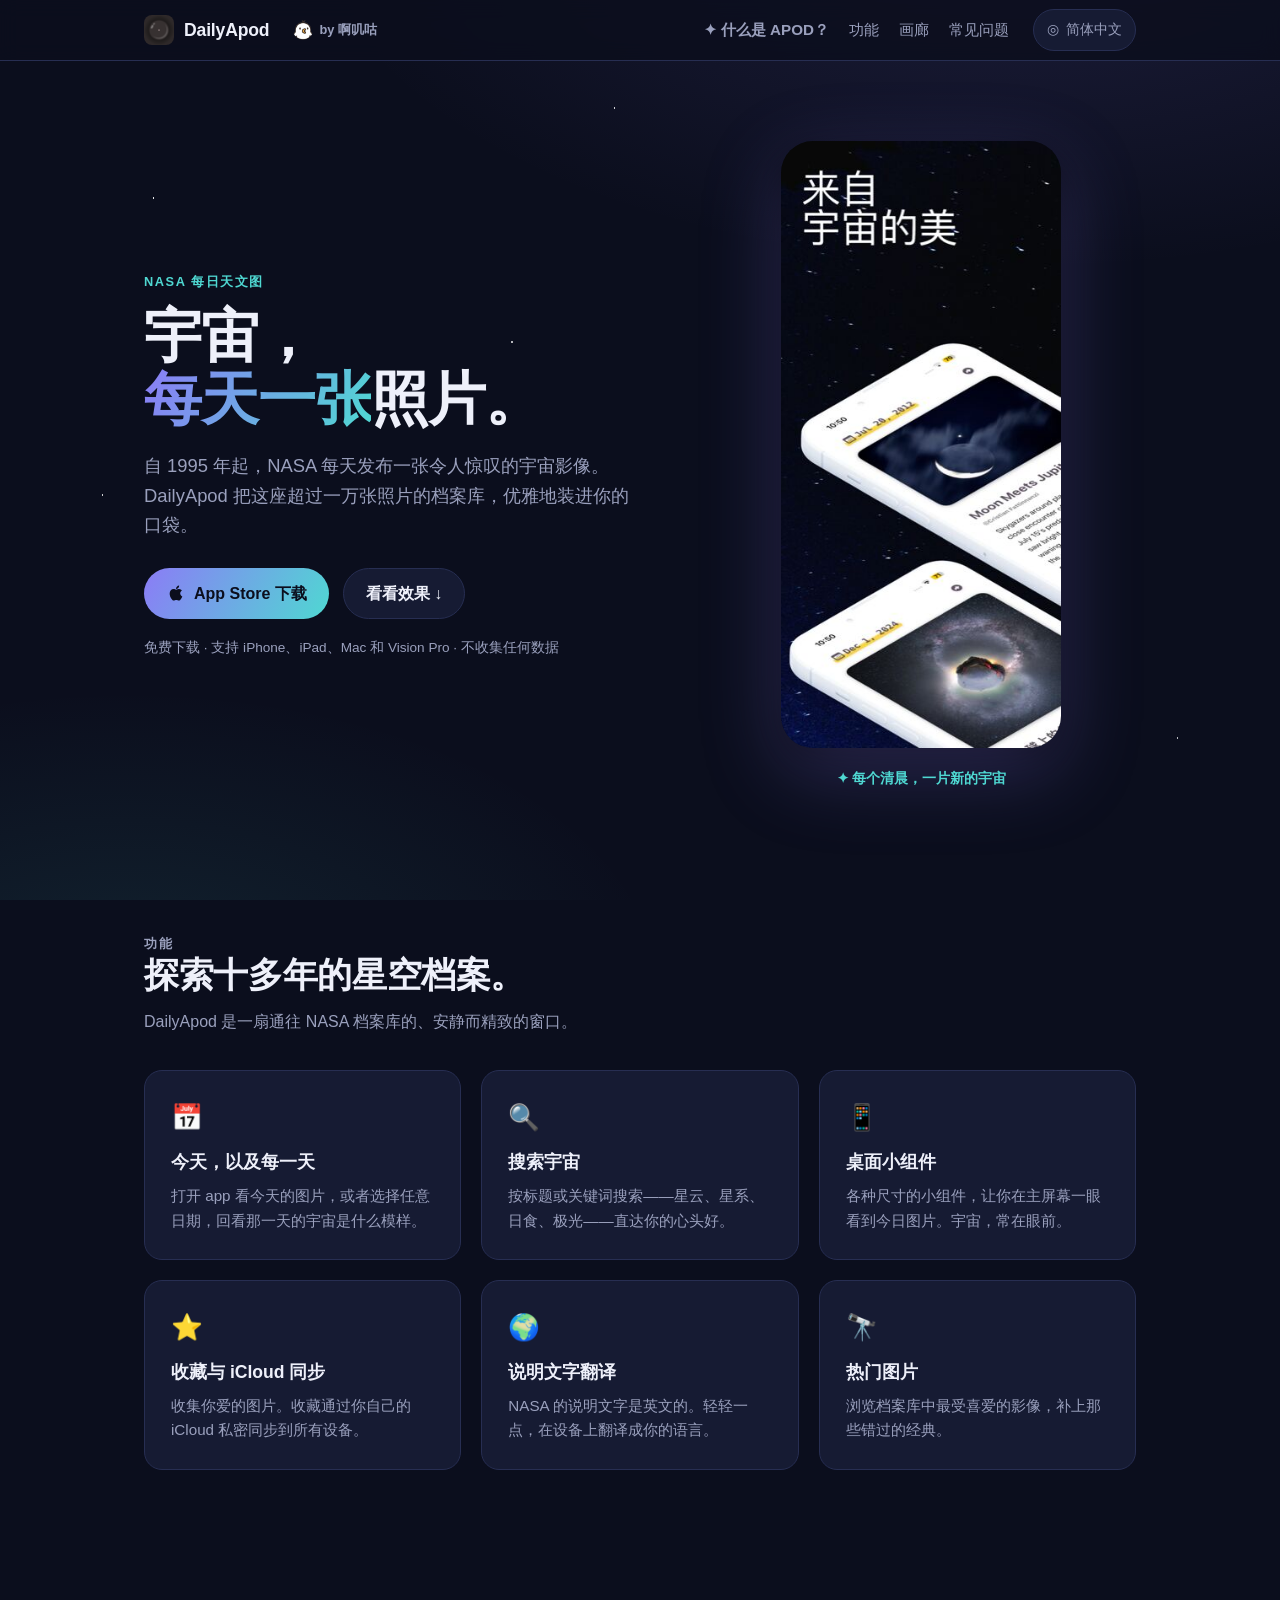
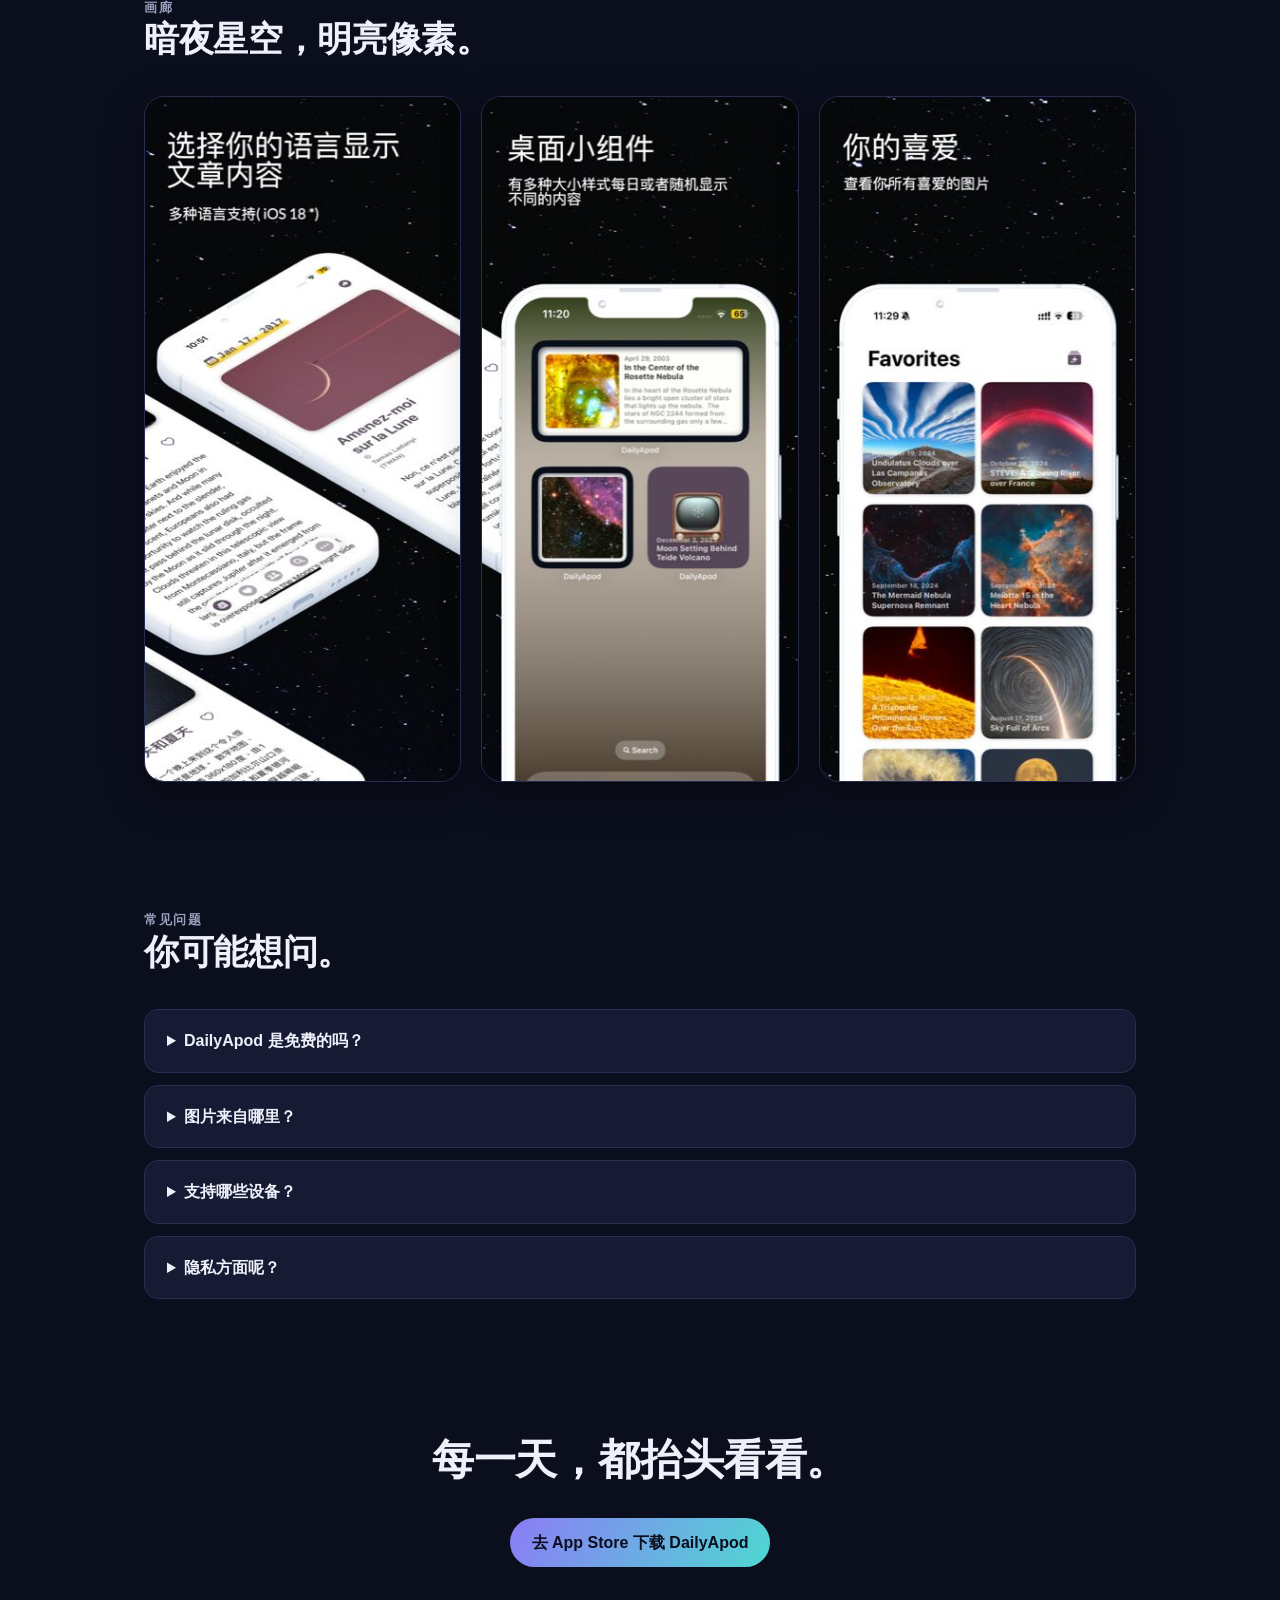
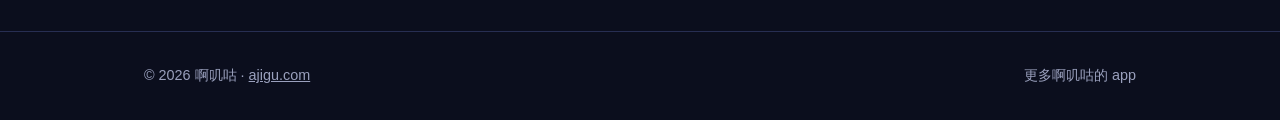
<file: zh-hans/index.html>
<!doctype html>
<html lang="zh-Hans" data-locale="zh-Hans">
<head>
  <meta charset="utf-8">
  <meta name="viewport" content="width=device-width, initial-scale=1">
  <meta name="theme-color" content="#0b0e1d">
  <meta name="description" content="DailyApod 把 NASA 每日天文图装进你的 iPhone——浏览宇宙奇观、搜索档案、收藏最爱，还有桌面小组件。">
  <meta property="og:title" content="DailyApod — 每天，一张宇宙的照片">
  <meta property="og:description" content="NASA 每日天文图，优雅地呈现在你的 iPhone 上。浏览、搜索、收藏，把宇宙装进小组件。">
  <meta property="og:image" content="https://dailyapod.ajigu.com/assets/app-icon.png">
  <meta property="og:type" content="website">
  <meta property="og:url" content="https://dailyapod.ajigu.com/zh-hans/">
  <meta property="og:locale" content="zh_CN">
  <title>DailyApod — NASA 每日天文图 iPhone app，每天一张宇宙照片</title>
  <link rel="icon" href="/assets/app-icon.png">
  <link rel="stylesheet" href="/styles.css?v=6">
  <link rel="stylesheet" href="/lang-kit.css">
  <link rel="canonical" href="https://dailyapod.ajigu.com/zh-hans/">
  <link rel="alternate" hreflang="en" href="https://dailyapod.ajigu.com/">
  <link rel="alternate" hreflang="zh-Hans" href="https://dailyapod.ajigu.com/zh-hans/">
  <link rel="alternate" hreflang="zh-Hant" href="https://dailyapod.ajigu.com/zh-hant/">
  <link rel="alternate" hreflang="ja" href="https://dailyapod.ajigu.com/ja/">
  <link rel="alternate" hreflang="ko" href="https://dailyapod.ajigu.com/ko/">
  <link rel="alternate" hreflang="x-default" href="https://dailyapod.ajigu.com/">

  <script type="application/ld+json">{"@context": "https://schema.org", "@type": "SoftwareApplication", "name": "DailyApod", "alternateName": ["每日天文图 app", "APOD app", "NASA 天文图片"], "operatingSystem": "iOS, iPadOS, macOS, visionOS", "applicationCategory": "MultimediaApplication", "description": "NASA 每日天文图（APOD），优雅地呈现在你的 iPhone 上。浏览、搜索、收藏，把宇宙装进小组件。", "offers": {"@type": "Offer", "price": "0", "priceCurrency": "USD"}, "url": "https://dailyapod.ajigu.com/", "author": {"@type": "Organization", "name": "ajigu", "url": "https://ajigu.com/"}, "image": "https://dailyapod.ajigu.com/assets/app-icon.png"}</script>
  <meta name="twitter:card" content="summary">

  <script type="application/ld+json">{"@context": "https://schema.org", "@type": "FAQPage", "mainEntity": [{"@type": "Question", "name": "DailyApod 是免费的吗？", "acceptedAnswer": {"@type": "Answer", "text": "是——下载和浏览每日图片免费。DailyApod Pro 解锁无限次说明文字翻译等额外功能。"}}, {"@type": "Question", "name": "图片来自哪里？", "acceptedAnswer": {"@type": "Answer", "text": "NASA 的每日天文图（APOD），自 1995 年起每天发布，每张图片注明原作者。"}}, {"@type": "Question", "name": "支持哪些设备？", "acceptedAnswer": {"@type": "Answer", "text": "iOS 16 及以上的 iPhone 和 iPad，也可在 Mac 和 Apple Vision Pro 上运行。"}}, {"@type": "Question", "name": "隐私方面呢？", "acceptedAnswer": {"@type": "Answer", "text": "DailyApod 不收集任何个人数据。收藏通过你自己的 iCloud 同步，翻译在设备上完成。"}}]}</script>
</head>
<body>
  <div class="stars" aria-hidden="true"></div>
  <header class="site-header">
    <nav class="nav site-shell" aria-label="主导航">
      <a class="brand" href="/zh-hans/" aria-label="DailyApod 首页">
        <img src="/assets/app-icon.png" alt="">
        <span>DailyApod</span>
      </a>
      <a class="by-ajigu" href="https://ajigu.com/zh-hans/"><img src="/assets/ajigu-logo.png" alt="">by 啊叽咕</a>
      <div class="nav-links">
        <a class="guide-link" href="/guides/what-is-apod/zh-hans/">什么是 APOD？</a>
        <a href="#features">功能</a>
        <a href="#gallery">画廊</a>
        <a href="#faq">常见问题</a>
      </div>
      <details class="language-switcher">
        <summary aria-label="选择语言"><span aria-hidden="true">◎</span> 简体中文</summary>
        <div class="language-menu">
          <a data-language="en" href="/" lang="en">English</a>
          <a data-language="zh-Hans" href="/zh-hans/" lang="zh-Hans" aria-current="page">简体中文</a>
          <a data-language="zh-Hant" href="/zh-hant/" lang="zh-Hant">繁體中文</a>
          <a data-language="ja" href="/ja/" lang="ja">日本語</a>
          <a data-language="ko" href="/ko/" lang="ko">한국어</a>
        </div>
      </details>
    </nav>
  </header>

  <main>
    <section class="hero site-shell">
      <div>
        <p class="eyebrow">NASA 每日天文图</p>
        <h1>宇宙，<br><span class="gradient-word">每天一张</span>照片。</h1>
        <p class="hero-copy">自 1995 年起，NASA 每天发布一张令人惊叹的宇宙影像。DailyApod 把这座超过一万张照片的档案库，优雅地装进你的口袋。</p>
        <div class="hero-actions">
          <a class="button primary" href="https://apps.apple.com/app/id1573247808">
            <svg viewBox="0 0 24 24" width="20" height="20" fill="currentColor" aria-hidden="true"><path d="M17.05 20.28c-.98.95-2.05.86-3.08.41-1.09-.47-2.09-.48-3.24 0-1.44.62-2.2.44-3.06-.41C2.79 15.25 3.51 7.59 9.05 7.31c1.35.07 2.29.74 3.08.8 1.18-.24 2.31-.93 3.57-.84 1.51.12 2.65.72 3.4 1.8-3.12 1.87-2.38 5.98.48 7.13-.57 1.5-1.31 2.99-2.53 4.08zM12.03 7.25c-.15-2.23 1.66-4.07 3.74-4.25.29 2.58-2.34 4.5-3.74 4.25z"/></svg>
            App Store 下载
          </a>
          <a class="button" href="#gallery">看看效果 ↓</a>
        </div>
        <p class="microcopy">免费下载 · 支持 iPhone、iPad、Mac 和 Vision Pro · 不收集任何数据</p>
      </div>
      <div class="hero-art">
        <img class="phone" src="/assets/img/shot1.jpg" alt="DailyApod 展示今日天文图" width="280">
        <span class="float-note">✦ 每个清晨，一片新的宇宙</span>
      </div>
    </section>

    <section class="section site-shell" id="features">
      <div class="section-heading reveal">
        <p class="section-kicker">功能</p>
        <h2>探索十多年的星空档案。</h2>
        <p>DailyApod 是一扇通往 NASA 档案库的、安静而精致的窗口。</p>
      </div>
      <div class="feature-grid">
        <article class="feature-card reveal">
          <span class="feature-icon" aria-hidden="true">📅</span>
          <h3>今天，以及每一天</h3>
          <p>打开 app 看今天的图片，或者选择任意日期，回看那一天的宇宙是什么模样。</p>
        </article>
        <article class="feature-card reveal">
          <span class="feature-icon" aria-hidden="true">🔍</span>
          <h3>搜索宇宙</h3>
          <p>按标题或关键词搜索——星云、星系、日食、极光——直达你的心头好。</p>
        </article>
        <article class="feature-card reveal">
          <span class="feature-icon" aria-hidden="true">📱</span>
          <h3>桌面小组件</h3>
          <p>各种尺寸的小组件，让你在主屏幕一眼看到今日图片。宇宙，常在眼前。</p>
        </article>
        <article class="feature-card reveal">
          <span class="feature-icon" aria-hidden="true">⭐</span>
          <h3>收藏与 iCloud 同步</h3>
          <p>收集你爱的图片。收藏通过你自己的 iCloud 私密同步到所有设备。</p>
        </article>
        <article class="feature-card reveal">
          <span class="feature-icon" aria-hidden="true">🌍</span>
          <h3>说明文字翻译</h3>
          <p>NASA 的说明文字是英文的。轻轻一点，在设备上翻译成你的语言。</p>
        </article>
        <article class="feature-card reveal">
          <span class="feature-icon" aria-hidden="true">🔭</span>
          <h3>热门图片</h3>
          <p>浏览档案库中最受喜爱的影像，补上那些错过的经典。</p>
        </article>
      </div>
    </section>

    <section class="section site-shell" id="gallery">
      <div class="section-heading reveal">
        <p class="section-kicker">画廊</p>
        <h2>暗夜星空，明亮像素。</h2>
      </div>
      <div class="shot-row reveal">
        <img src="/assets/img/shot2.jpg" alt="DailyApod 每日图片详情" loading="lazy">
        <img src="/assets/img/shot3.jpg" alt="DailyApod 档案与日期选择" loading="lazy">
        <img src="/assets/img/shot4.jpg" alt="DailyApod 收藏集" loading="lazy">
      </div>
    </section>

    <section class="section site-shell" id="faq">
      <div class="section-heading reveal">
        <p class="section-kicker">常见问题</p>
        <h2>你可能想问。</h2>
      </div>
      <div class="faq-list">
        <details>
          <summary>DailyApod 是免费的吗？</summary>
          <p>是——下载和浏览每日图片免费。DailyApod Pro（买断或订阅）解锁无限次说明文字翻译等额外功能。具体价格请以 App Store 页面为准。</p>
        </details>
        <details>
          <summary>图片来自哪里？</summary>
          <p>NASA 的每日天文图（APOD），自 1995 年起每天发布。每张图片都链接回原始出处并注明作者。</p>
        </details>
        <details>
          <summary>支持哪些设备？</summary>
          <p>支持 iOS 16 及以上的 iPhone 和 iPad，也可在 Mac 和 Apple Vision Pro 上运行。桌面小组件需要 iOS 16+。</p>
        </details>
        <details>
          <summary>隐私方面呢？</summary>
          <p>DailyApod 不收集任何个人数据。收藏通过你自己的 iCloud 账号同步，翻译在设备上完成。</p>
        </details>
      </div>
    </section>

    <section class="section site-shell cta">
      <h2>每一天，都抬头看看。</h2>
      <a class="button primary" href="https://apps.apple.com/app/id1573247808">去 App Store 下载 DailyApod</a>
    </section>
  </main>

  <footer class="site-footer">
    <div class="site-shell footer-inner">
      <p>© 2026 啊叽咕 · <a href="https://ajigu.com/zh-hans/">ajigu.com</a></p>
      <div class="footer-links">
        <a href="https://ajigu.com/zh-hans/">更多啊叽咕的 app</a>
      </div>
    </div>
  </footer>
  <script defer src="/reveal.js"></script>
  <script defer src="/lang-kit.js"></script>
</body>
</html>
</file>
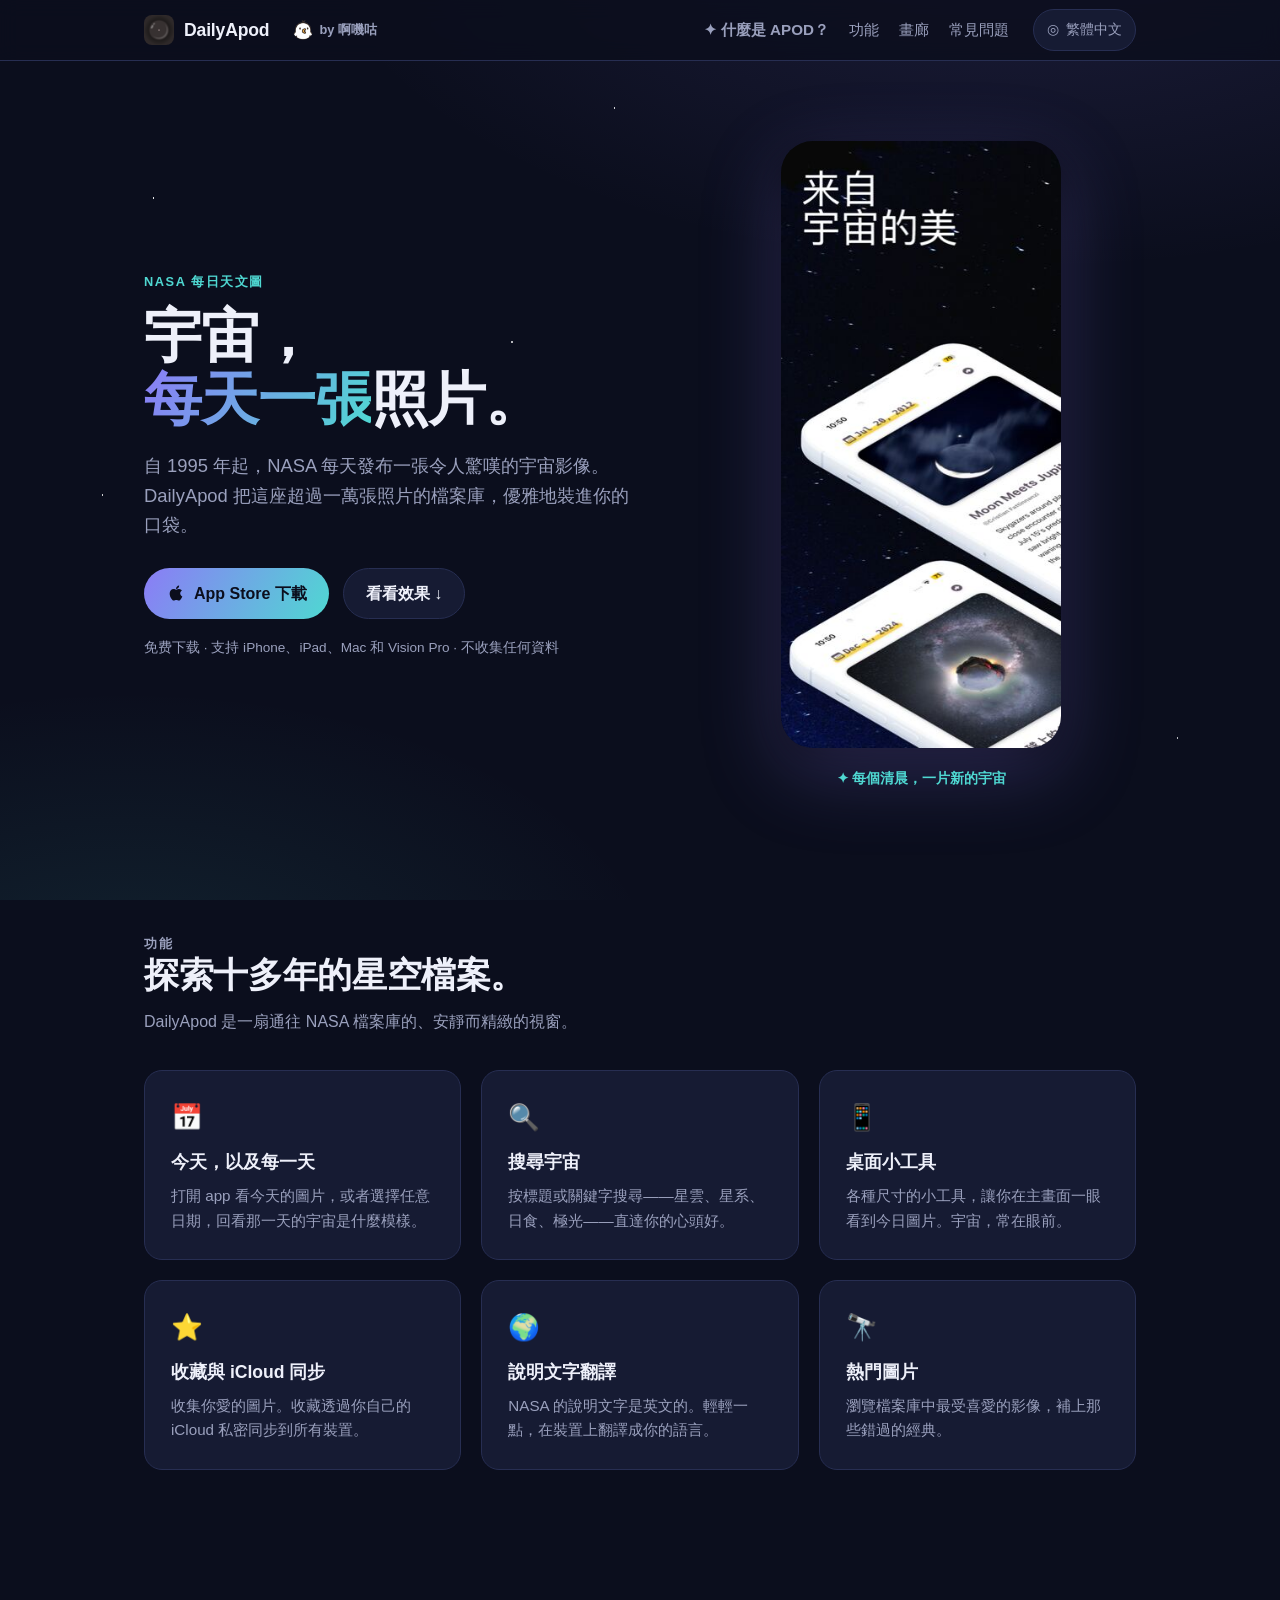
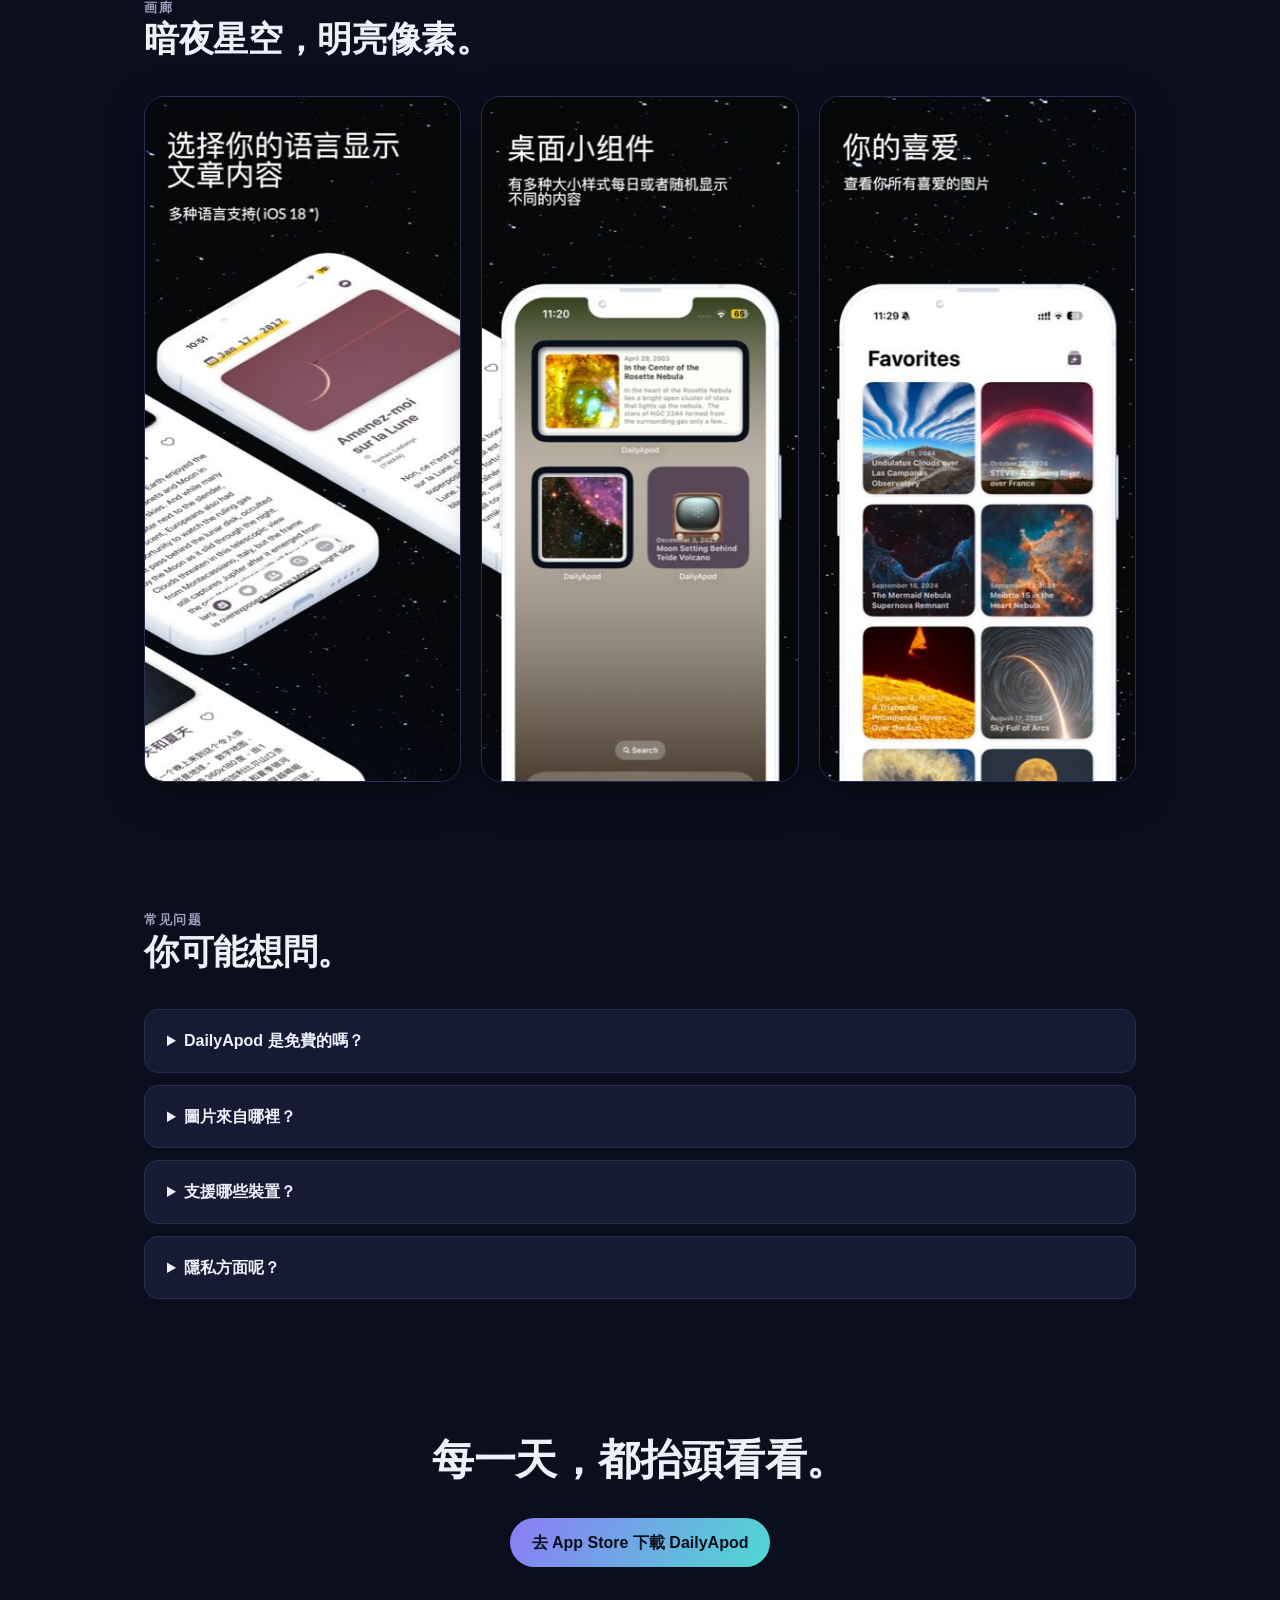
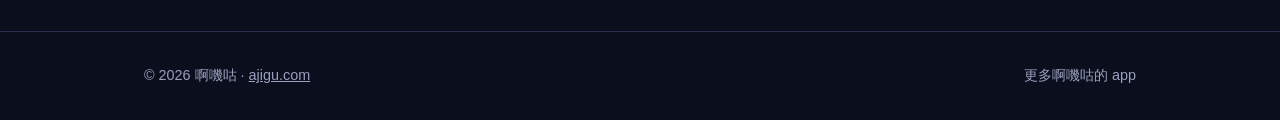
<file: zh-hant/index.html>
<!doctype html>
<html lang="zh-Hant" data-locale="zh-Hant">
<head>
  <meta charset="utf-8">
  <meta name="viewport" content="width=device-width, initial-scale=1">
  <meta name="theme-color" content="#0b0e1d">
  <meta name="description" content="DailyApod 把 NASA 每日天文圖裝進你的 iPhone——瀏覽宇宙奇觀、搜尋檔案、收藏最愛，還有桌面小工具。">
  <meta property="og:title" content="DailyApod — 每天，一張宇宙的照片">
  <meta property="og:description" content="NASA 每日天文圖，優雅地呈現在你的 iPhone 上。瀏覽、搜尋、收藏，把宇宙裝進小工具。">
  <meta property="og:image" content="https://dailyapod.ajigu.com/assets/app-icon.png">
  <meta property="og:type" content="website">
  <meta property="og:url" content="https://dailyapod.ajigu.com/zh-hant/">
  <meta property="og:locale" content="zh_TW">
  <title>DailyApod — NASA 每日天文圖 iPhone app，每天一張宇宙照片</title>
  <link rel="icon" href="/assets/app-icon.png">
  <link rel="stylesheet" href="/styles.css?v=6">
  <link rel="stylesheet" href="/lang-kit.css">
  <link rel="canonical" href="https://dailyapod.ajigu.com/zh-hant/">
  <link rel="alternate" hreflang="en" href="https://dailyapod.ajigu.com/">
  <link rel="alternate" hreflang="zh-Hans" href="https://dailyapod.ajigu.com/zh-hant/">
  <link rel="alternate" hreflang="ja" href="https://dailyapod.ajigu.com/ja/">
  <link rel="alternate" hreflang="x-default" href="https://dailyapod.ajigu.com/">

  <script type="application/ld+json">{"@context": "https://schema.org", "@type": "SoftwareApplication", "name": "DailyApod", "alternateName": ["每日天文圖 app", "APOD app", "NASA 天文图片"], "operatingSystem": "iOS, iPadOS, macOS, visionOS", "applicationCategory": "MultimediaApplication", "description": "NASA 每日天文圖（APOD），優雅地呈現在你的 iPhone 上。瀏覽、搜尋、收藏，把宇宙裝進小工具。", "offers": {"@type": "Offer", "price": "0", "priceCurrency": "USD"}, "url": "https://dailyapod.ajigu.com/", "author": {"@type": "Organization", "name": "ajigu", "url": "https://ajigu.com/"}, "image": "https://dailyapod.ajigu.com/assets/app-icon.png"}</script>
  <meta name="twitter:card" content="summary">

  <script type="application/ld+json">{"@context": "https://schema.org", "@type": "FAQPage", "mainEntity": [{"@type": "Question", "name": "DailyApod 是免費的嗎？", "acceptedAnswer": {"@type": "Answer", "text": "是——下載和瀏覽每日圖片免費。DailyApod Pro 解鎖無限次說明文字翻譯等額外功能。"}}, {"@type": "Question", "name": "圖片來自哪裡？", "acceptedAnswer": {"@type": "Answer", "text": "NASA 的每日天文圖（APOD），自 1995 年起每天發布，每張圖片註明原作者。"}}, {"@type": "Question", "name": "支持哪些设备？", "acceptedAnswer": {"@type": "Answer", "text": "iOS 16 及以上的 iPhone 和 iPad，也可在 Mac 和 Apple Vision Pro 上运行。"}}, {"@type": "Question", "name": "隐私方面呢？", "acceptedAnswer": {"@type": "Answer", "text": "DailyApod 不收集任何个人数据。收藏通过你自己的 iCloud 同步，翻译在设备上完成。"}}]}</script>
</head>
<body>
  <div class="stars" aria-hidden="true"></div>
  <header class="site-header">
    <nav class="nav site-shell" aria-label="主導覽">
      <a class="brand" href="/zh-hans/" aria-label="DailyApod 首页">
        <img src="/assets/app-icon.png" alt="">
        <span>DailyApod</span>
      </a>
      <a class="by-ajigu" href="https://ajigu.com/zh-hant/"><img src="/assets/ajigu-logo.png" alt="">by 啊嘰咕</a>
      <div class="nav-links">
        <a class="guide-link" href="/guides/what-is-apod/zh-hans/">什麼是 APOD？</a>
        <a href="#features">功能</a>
        <a href="#gallery">畫廊</a>
        <a href="#faq">常見問題</a>
      </div>
      <details class="language-switcher">
        <summary aria-label="選擇語言"><span aria-hidden="true">◎</span> 繁體中文</summary>
        <div class="language-menu">
          <a data-language="en" href="/" lang="en">English</a>
          <a data-language="zh-Hans" href="/zh-hans/" lang="zh-Hans">简体中文</a>
          <a data-language="zh-Hant" href="/zh-hant/" lang="zh-Hant" aria-current="page">繁體中文</a>
          <a data-language="ja" href="/ja/" lang="ja">日本語</a>
          <a data-language="ko" href="/ko/" lang="ko">한국어</a>
        </div>
      </details>
    </nav>
  </header>

  <main>
    <section class="hero site-shell">
      <div>
        <p class="eyebrow">NASA 每日天文圖</p>
        <h1>宇宙，<br><span class="gradient-word">每天一張</span>照片。</h1>
        <p class="hero-copy">自 1995 年起，NASA 每天發布一張令人驚嘆的宇宙影像。DailyApod 把這座超過一萬張照片的檔案庫，優雅地裝進你的口袋。</p>
        <div class="hero-actions">
          <a class="button primary" href="https://apps.apple.com/app/id1573247808">
            <svg viewBox="0 0 24 24" width="20" height="20" fill="currentColor" aria-hidden="true"><path d="M17.05 20.28c-.98.95-2.05.86-3.08.41-1.09-.47-2.09-.48-3.24 0-1.44.62-2.2.44-3.06-.41C2.79 15.25 3.51 7.59 9.05 7.31c1.35.07 2.29.74 3.08.8 1.18-.24 2.31-.93 3.57-.84 1.51.12 2.65.72 3.4 1.8-3.12 1.87-2.38 5.98.48 7.13-.57 1.5-1.31 2.99-2.53 4.08zM12.03 7.25c-.15-2.23 1.66-4.07 3.74-4.25.29 2.58-2.34 4.5-3.74 4.25z"/></svg>
            App Store 下載
          </a>
          <a class="button" href="#gallery">看看效果 ↓</a>
        </div>
        <p class="microcopy">免费下载 · 支持 iPhone、iPad、Mac 和 Vision Pro · 不收集任何資料</p>
      </div>
      <div class="hero-art">
        <img class="phone" src="/assets/img/shot1.jpg" alt="DailyApod 展示今日天文图" width="280">
        <span class="float-note">✦ 每個清晨，一片新的宇宙</span>
      </div>
    </section>

    <section class="section site-shell" id="features">
      <div class="section-heading reveal">
        <p class="section-kicker">功能</p>
        <h2>探索十多年的星空檔案。</h2>
        <p>DailyApod 是一扇通往 NASA 檔案庫的、安靜而精緻的視窗。</p>
      </div>
      <div class="feature-grid">
        <article class="feature-card reveal">
          <span class="feature-icon" aria-hidden="true">📅</span>
          <h3>今天，以及每一天</h3>
          <p>打開 app 看今天的圖片，或者選擇任意日期，回看那一天的宇宙是什麼模樣。</p>
        </article>
        <article class="feature-card reveal">
          <span class="feature-icon" aria-hidden="true">🔍</span>
          <h3>搜尋宇宙</h3>
          <p>按標題或關鍵字搜尋——星雲、星系、日食、極光——直達你的心頭好。</p>
        </article>
        <article class="feature-card reveal">
          <span class="feature-icon" aria-hidden="true">📱</span>
          <h3>桌面小工具</h3>
          <p>各種尺寸的小工具，讓你在主畫面一眼看到今日圖片。宇宙，常在眼前。</p>
        </article>
        <article class="feature-card reveal">
          <span class="feature-icon" aria-hidden="true">⭐</span>
          <h3>收藏與 iCloud 同步</h3>
          <p>收集你愛的圖片。收藏透過你自己的 iCloud 私密同步到所有裝置。</p>
        </article>
        <article class="feature-card reveal">
          <span class="feature-icon" aria-hidden="true">🌍</span>
          <h3>說明文字翻譯</h3>
          <p>NASA 的說明文字是英文的。輕輕一點，在裝置上翻譯成你的語言。</p>
        </article>
        <article class="feature-card reveal">
          <span class="feature-icon" aria-hidden="true">🔭</span>
          <h3>熱門圖片</h3>
          <p>瀏覽檔案庫中最受喜愛的影像，補上那些錯過的經典。</p>
        </article>
      </div>
    </section>

    <section class="section site-shell" id="gallery">
      <div class="section-heading reveal">
        <p class="section-kicker">画廊</p>
        <h2>暗夜星空，明亮像素。</h2>
      </div>
      <div class="shot-row reveal">
        <img src="/assets/img/shot2.jpg" alt="DailyApod 每日圖片詳情" loading="lazy">
        <img src="/assets/img/shot3.jpg" alt="DailyApod 檔案與日期選擇" loading="lazy">
        <img src="/assets/img/shot4.jpg" alt="DailyApod 收藏集" loading="lazy">
      </div>
    </section>

    <section class="section site-shell" id="faq">
      <div class="section-heading reveal">
        <p class="section-kicker">常见问题</p>
        <h2>你可能想問。</h2>
      </div>
      <div class="faq-list">
        <details>
          <summary>DailyApod 是免費的嗎？</summary>
          <p>是——下載和瀏覽每日圖片免費。DailyApod Pro（買斷或訂閱）解鎖無限次說明文字翻譯等額外功能。具體價格請以 App Store 頁面為準。</p>
        </details>
        <details>
          <summary>圖片來自哪裡？</summary>
          <p>NASA 的每日天文圖（APOD），自 1995 年起每天發布。每張圖片都連結回原始出處並註明作者。</p>
        </details>
        <details>
          <summary>支援哪些裝置？</summary>
          <p>支援 iOS 16 及以上的 iPhone 和 iPad，也可在 Mac 和 Apple Vision Pro 上執行。桌面小工具需要 iOS 16+。</p>
        </details>
        <details>
          <summary>隱私方面呢？</summary>
          <p>DailyApod 不收集任何個人資料。收藏透過你自己的 iCloud 帳號同步，翻譯在裝置上完成。</p>
        </details>
      </div>
    </section>

    <section class="section site-shell cta">
      <h2>每一天，都抬頭看看。</h2>
      <a class="button primary" href="https://apps.apple.com/app/id1573247808">去 App Store 下載 DailyApod</a>
    </section>
  </main>

  <footer class="site-footer">
    <div class="site-shell footer-inner">
      <p>© 2026 啊嘰咕 · <a href="https://ajigu.com/zh-hans/">ajigu.com</a></p>
      <div class="footer-links">
        <a href="https://ajigu.com/zh-hant/">更多啊嘰咕的 app</a>
      </div>
    </div>
  </footer>
  <script defer src="/reveal.js"></script>
  <script defer src="/lang-kit.js"></script>
</body>
</html>
</file>
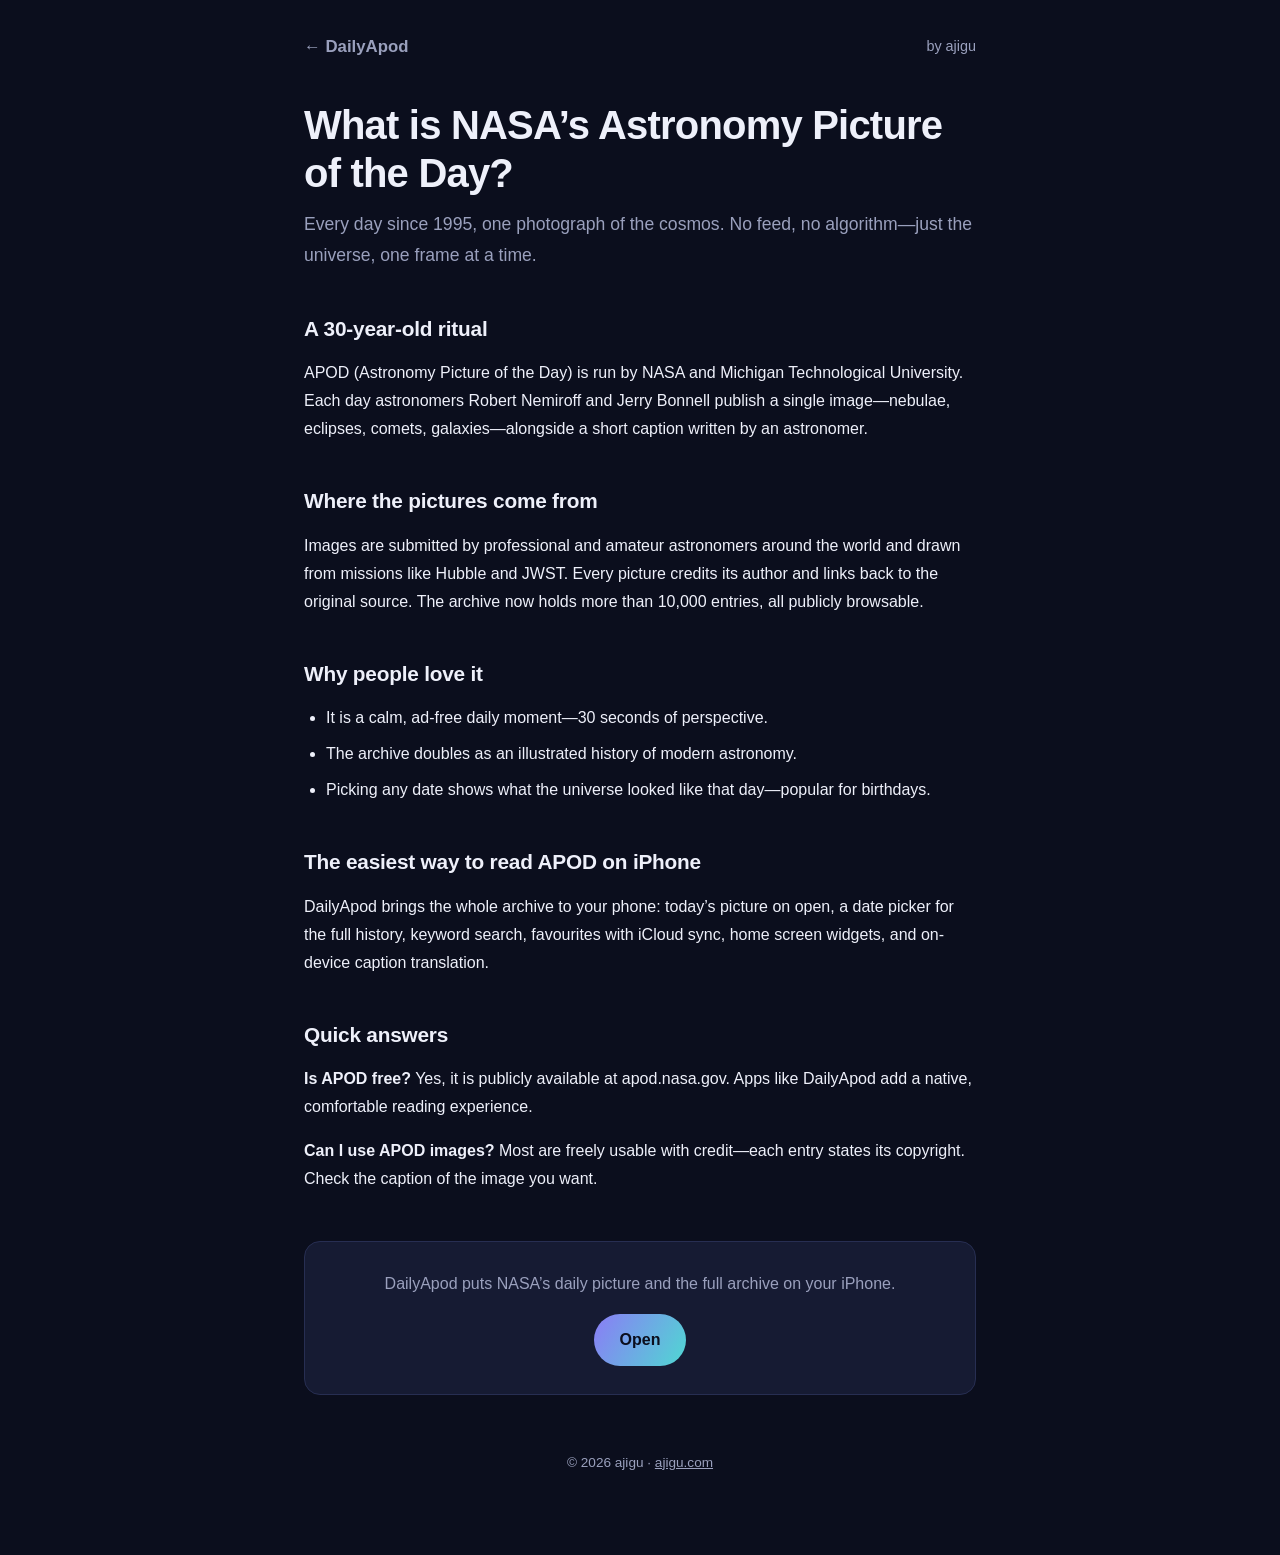
<file: guides/what-is-apod/index.html>
<!doctype html>
<html lang="en">
<head>
  <meta charset="utf-8">
  <meta name="viewport" content="width=device-width, initial-scale=1">
  <meta name="description" content="APOD is NASA’s daily photo of the cosmos, published since 1995. Here is what it is, where the images come from, and the easiest way to browse it on iPhone.">
  <title>What Is NASA’s Astronomy Picture of the Day (APOD)?</title>
  <link rel="canonical" href="https://dailyapod.ajigu.com/guides/what-is-apod/">
  <meta property="og:title" content="What Is NASA’s Astronomy Picture of the Day (APOD)?">
  <meta property="og:description" content="APOD is NASA’s daily photo of the cosmos, published since 1995. Here is what it is, where the images come from, and the easiest way to browse it on iPhone.">
  <meta property="og:type" content="article">
  <script type="application/ld+json">{"@context": "https://schema.org", "@type": "Article", "headline": "What Is NASA’s Astronomy Picture of the Day (APOD)?", "description": "APOD is NASA’s daily photo of the cosmos, published since 1995. Here is what it is, where the images come from, and the easiest way to browse it on iPhone.", "inLanguage": "en", "author": {"@type": "Organization", "name": "ajigu", "url": "https://ajigu.com/"}, "mainEntityOfPage": "https://dailyapod.ajigu.com/guides/what-is-apod/"}</script>
  <style>
    :root { --bg:#0b0e1d; --ink:#eef0fa; --muted:#9aa0bd; --card:#161b33; --line:#272e52; --accent:#8b7cf6; }
    * { box-sizing: border-box; }
    body { margin:0; background:var(--bg); color:var(--ink); font-family:-apple-system,BlinkMacSystemFont,"Segoe UI","PingFang SC","Hiragino Sans JP","Noto Sans CJK JP",sans-serif; line-height:1.75; -webkit-font-smoothing:antialiased; }
    .shell { max-width:720px; margin:0 auto; padding:32px 24px 80px; }
    .top { display:flex; justify-content:space-between; align-items:center; margin-bottom:40px; font-size:.9rem; }
    .top a { color:var(--muted); text-decoration:none; }
    .top a:hover { color:var(--ink); }
    .brand { font-weight:700; font-size:1.05rem; }
    h1 { font-size:clamp(1.8rem,4vw,2.5rem); line-height:1.2; letter-spacing:-.02em; margin:0 0 12px; }
    .lede { color:var(--muted); font-size:1.1rem; margin:0 0 36px; }
    h2 { font-size:1.3rem; margin:40px 0 12px; letter-spacing:-.01em; }
    p { margin:0 0 16px; }
    ul { padding-left:22px; margin:0 0 16px; }
    li { margin-bottom:8px; }
    .cta-box { margin-top:48px; padding:28px; background:var(--card); border:1px solid var(--line); border-radius:16px; text-align:center; }
    .cta-box p { color:var(--muted); margin-bottom:16px; }
    .btn { display:inline-block; background:linear-gradient(120deg,#8b7cf6,#4fd8d2); color:#0b0e1d; padding:12px 26px; border-radius:999px; text-decoration:none; font-weight:700; }
    footer { text-align:center; color:var(--muted); font-size:.85rem; margin-top:56px; }
    footer a { color:inherit; }
  </style>
</head>
<body>
  <div class="shell">
    <div class="top">
      <a class="brand" href="https://dailyapod.ajigu.com">← DailyApod</a>
      <a href="https://ajigu.com/">by ajigu</a>
    </div>
    <h1>What is NASA’s Astronomy Picture of the Day?</h1>
    <p class="lede">Every day since 1995, one photograph of the cosmos. No feed, no algorithm—just the universe, one frame at a time.</p>
<h2>A 30-year-old ritual</h2>
<p>APOD (Astronomy Picture of the Day) is run by NASA and Michigan Technological University. Each day astronomers Robert Nemiroff and Jerry Bonnell publish a single image—nebulae, eclipses, comets, galaxies—alongside a short caption written by an astronomer.</p>
<h2>Where the pictures come from</h2>
<p>Images are submitted by professional and amateur astronomers around the world and drawn from missions like Hubble and JWST. Every picture credits its author and links back to the original source. The archive now holds more than 10,000 entries, all publicly browsable.</p>
<h2>Why people love it</h2>
<ul>
<li>It is a calm, ad-free daily moment—30 seconds of perspective.</li>
<li>The archive doubles as an illustrated history of modern astronomy.</li>
<li>Picking any date shows what the universe looked like that day—popular for birthdays.</li>
</ul>
<h2>The easiest way to read APOD on iPhone</h2>
<p>DailyApod brings the whole archive to your phone: today’s picture on open, a date picker for the full history, keyword search, favourites with iCloud sync, home screen widgets, and on-device caption translation.</p>
<h2>Quick answers</h2>
<p><strong>Is APOD free?</strong> Yes, it is publicly available at apod.nasa.gov. Apps like DailyApod add a native, comfortable reading experience.</p>
<p><strong>Can I use APOD images?</strong> Most are freely usable with credit—each entry states its copyright. Check the caption of the image you want.</p>
    <div class="cta-box">
      <p>DailyApod puts NASA’s daily picture and the full archive on your iPhone.</p>
      <a class="btn" href="https://apps.apple.com/app/id1573247808">Open</a>
    </div>
    <footer>© 2026 ajigu · <a href="https://ajigu.com/">ajigu.com</a></footer>
  </div>
</body>
</html>
</file>
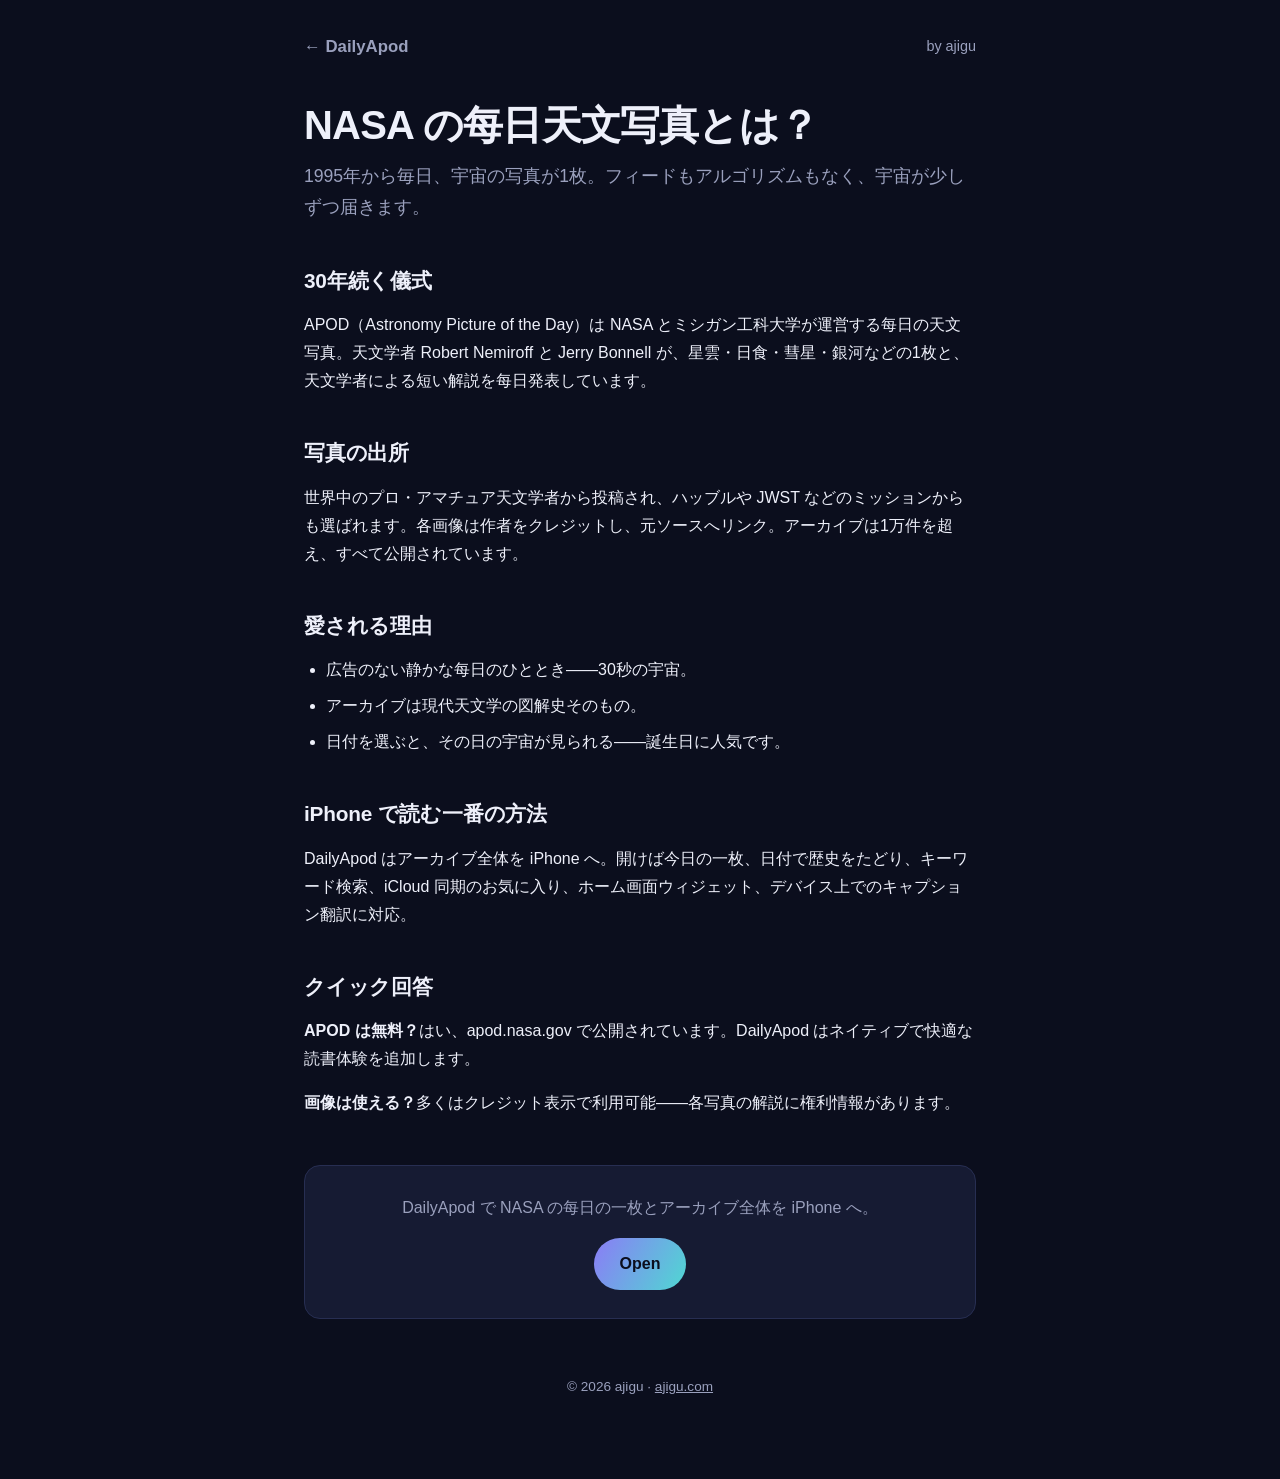
<file: guides/what-is-apod/ja/index.html>
<!doctype html>
<html lang="ja">
<head>
  <meta charset="utf-8">
  <meta name="viewport" content="width=device-width, initial-scale=1">
  <meta name="description" content="1995年から毎日公開される NASA の宇宙写真 APOD。その内容、画像の出所、iPhone で快適に読む方法を解説します。">
  <title>NASA の每日天文写真（APOD）とは？</title>
  <link rel="canonical" href="https://dailyapod.ajigu.com/guides/what-is-apod/ja/">
  <meta property="og:title" content="NASA の每日天文写真（APOD）とは？">
  <meta property="og:description" content="1995年から毎日公開される NASA の宇宙写真 APOD。その内容、画像の出所、iPhone で快適に読む方法を解説します。">
  <meta property="og:type" content="article">
  <script type="application/ld+json">{"@context": "https://schema.org", "@type": "Article", "headline": "NASA の每日天文写真（APOD）とは？", "description": "1995年から毎日公開される NASA の宇宙写真 APOD。その内容、画像の出所、iPhone で快適に読む方法を解説します。", "inLanguage": "ja", "author": {"@type": "Organization", "name": "ajigu", "url": "https://ajigu.com/"}, "mainEntityOfPage": "https://dailyapod.ajigu.com/guides/what-is-apod/ja/"}</script>
  <style>
    :root { --bg:#0b0e1d; --ink:#eef0fa; --muted:#9aa0bd; --card:#161b33; --line:#272e52; --accent:#8b7cf6; }
    * { box-sizing: border-box; }
    body { margin:0; background:var(--bg); color:var(--ink); font-family:-apple-system,BlinkMacSystemFont,"Segoe UI","PingFang SC","Hiragino Sans JP","Noto Sans CJK JP",sans-serif; line-height:1.75; -webkit-font-smoothing:antialiased; }
    .shell { max-width:720px; margin:0 auto; padding:32px 24px 80px; }
    .top { display:flex; justify-content:space-between; align-items:center; margin-bottom:40px; font-size:.9rem; }
    .top a { color:var(--muted); text-decoration:none; }
    .top a:hover { color:var(--ink); }
    .brand { font-weight:700; font-size:1.05rem; }
    h1 { font-size:clamp(1.8rem,4vw,2.5rem); line-height:1.2; letter-spacing:-.02em; margin:0 0 12px; }
    .lede { color:var(--muted); font-size:1.1rem; margin:0 0 36px; }
    h2 { font-size:1.3rem; margin:40px 0 12px; letter-spacing:-.01em; }
    p { margin:0 0 16px; }
    ul { padding-left:22px; margin:0 0 16px; }
    li { margin-bottom:8px; }
    .cta-box { margin-top:48px; padding:28px; background:var(--card); border:1px solid var(--line); border-radius:16px; text-align:center; }
    .cta-box p { color:var(--muted); margin-bottom:16px; }
    .btn { display:inline-block; background:linear-gradient(120deg,#8b7cf6,#4fd8d2); color:#0b0e1d; padding:12px 26px; border-radius:999px; text-decoration:none; font-weight:700; }
    footer { text-align:center; color:var(--muted); font-size:.85rem; margin-top:56px; }
    footer a { color:inherit; }
  </style>
</head>
<body>
  <div class="shell">
    <div class="top">
      <a class="brand" href="/ja/">← DailyApod</a>
      <a href="https://ajigu.com/">by ajigu</a>
    </div>
    <h1>NASA の每日天文写真とは？</h1>
    <p class="lede">1995年から毎日、宇宙の写真が1枚。フィードもアルゴリズムもなく、宇宙が少しずつ届きます。</p>
<h2>30年続く儀式</h2>
<p>APOD（Astronomy Picture of the Day）は NASA とミシガン工科大学が運営する每日の天文写真。天文学者 Robert Nemiroff と Jerry Bonnell が、星雲・日食・彗星・銀河などの1枚と、天文学者による短い解説を每日発表しています。</p>
<h2>写真の出所</h2>
<p>世界中のプロ・アマチュア天文学者から投稿され、ハッブルや JWST などのミッションからも選ばれます。各画像は作者をクレジットし、元ソースへリンク。アーカイブは1万件を超え、すべて公開されています。</p>
<h2>愛される理由</h2>
<ul>
<li>広告のない静かな每日のひととき——30秒の宇宙。</li>
<li>アーカイブは現代天文学の図解史そのもの。</li>
<li>日付を選ぶと、その日の宇宙が見られる——誕生日に人気です。</li>
</ul>
<h2>iPhone で読む一番の方法</h2>
<p>DailyApod はアーカイブ全体を iPhone へ。開けば今日の一枚、日付で歴史をたどり、キーワード検索、iCloud 同期のお気に入り、ホーム画面ウィジェット、デバイス上でのキャプション翻訳に対応。</p>
<h2>クイック回答</h2>
<p><strong>APOD は無料？</strong>はい、apod.nasa.gov で公開されています。DailyApod はネイティブで快適な読書体験を追加します。</p>
<p><strong>画像は使える？</strong>多くはクレジット表示で利用可能——各写真の解説に権利情報があります。</p>
    <div class="cta-box">
      <p>DailyApod で NASA の每日の一枚とアーカイブ全体を iPhone へ。</p>
      <a class="btn" href="https://apps.apple.com/app/id1573247808">Open</a>
    </div>
    <footer>© 2026 ajigu · <a href="https://ajigu.com/">ajigu.com</a></footer>
  </div>
</body>
</html>
</file>
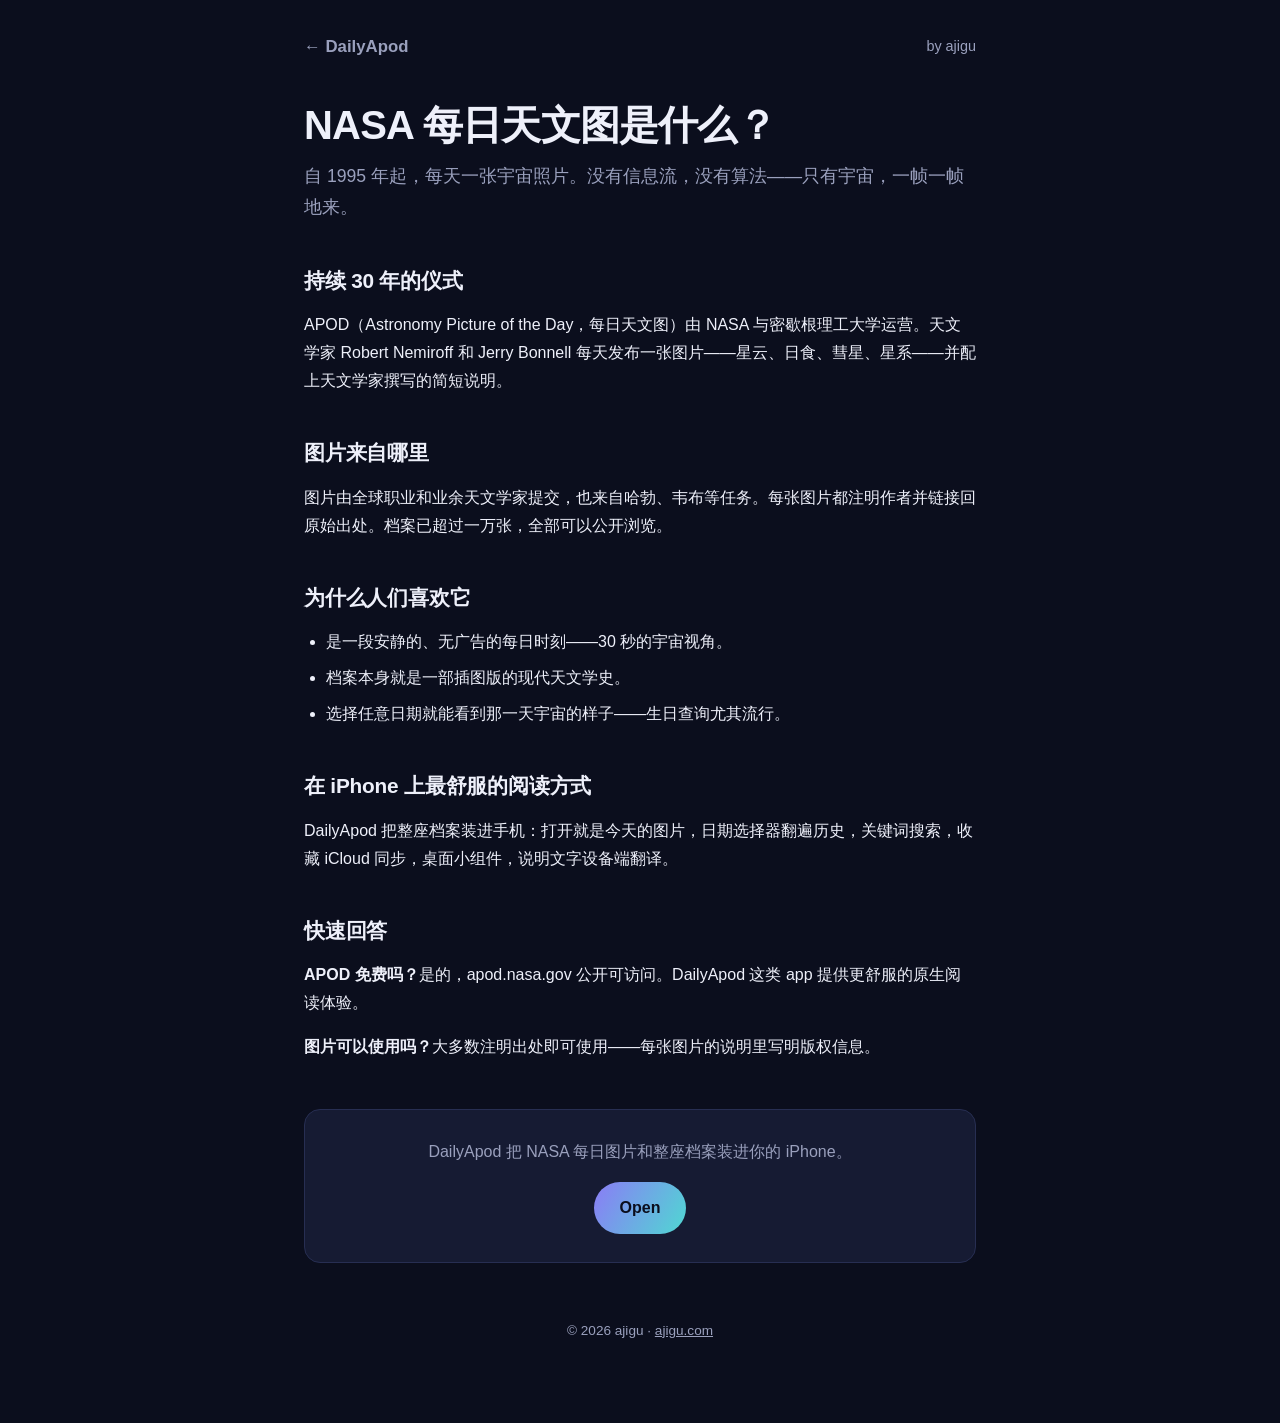
<file: guides/what-is-apod/zh-hans/index.html>
<!doctype html>
<html lang="zh-Hans">
<head>
  <meta charset="utf-8">
  <meta name="viewport" content="width=device-width, initial-scale=1">
  <meta name="description" content="APOD 是 NASA 自 1995 年起每天发布的一张宇宙照片。它是什么、图片来自哪里、以及在 iPhone 上最舒服的阅读方式。">
  <title>NASA 每日天文图（APOD）是什么？</title>
  <link rel="canonical" href="https://dailyapod.ajigu.com/guides/what-is-apod/zh-hans/">
  <meta property="og:title" content="NASA 每日天文图（APOD）是什么？">
  <meta property="og:description" content="APOD 是 NASA 自 1995 年起每天发布的一张宇宙照片。它是什么、图片来自哪里、以及在 iPhone 上最舒服的阅读方式。">
  <meta property="og:type" content="article">
  <script type="application/ld+json">{"@context": "https://schema.org", "@type": "Article", "headline": "NASA 每日天文图（APOD）是什么？", "description": "APOD 是 NASA 自 1995 年起每天发布的一张宇宙照片。它是什么、图片来自哪里、以及在 iPhone 上最舒服的阅读方式。", "inLanguage": "zh-Hans", "author": {"@type": "Organization", "name": "ajigu", "url": "https://ajigu.com/"}, "mainEntityOfPage": "https://dailyapod.ajigu.com/guides/what-is-apod/zh-hans/"}</script>
  <style>
    :root { --bg:#0b0e1d; --ink:#eef0fa; --muted:#9aa0bd; --card:#161b33; --line:#272e52; --accent:#8b7cf6; }
    * { box-sizing: border-box; }
    body { margin:0; background:var(--bg); color:var(--ink); font-family:-apple-system,BlinkMacSystemFont,"Segoe UI","PingFang SC","Hiragino Sans JP","Noto Sans CJK JP",sans-serif; line-height:1.75; -webkit-font-smoothing:antialiased; }
    .shell { max-width:720px; margin:0 auto; padding:32px 24px 80px; }
    .top { display:flex; justify-content:space-between; align-items:center; margin-bottom:40px; font-size:.9rem; }
    .top a { color:var(--muted); text-decoration:none; }
    .top a:hover { color:var(--ink); }
    .brand { font-weight:700; font-size:1.05rem; }
    h1 { font-size:clamp(1.8rem,4vw,2.5rem); line-height:1.2; letter-spacing:-.02em; margin:0 0 12px; }
    .lede { color:var(--muted); font-size:1.1rem; margin:0 0 36px; }
    h2 { font-size:1.3rem; margin:40px 0 12px; letter-spacing:-.01em; }
    p { margin:0 0 16px; }
    ul { padding-left:22px; margin:0 0 16px; }
    li { margin-bottom:8px; }
    .cta-box { margin-top:48px; padding:28px; background:var(--card); border:1px solid var(--line); border-radius:16px; text-align:center; }
    .cta-box p { color:var(--muted); margin-bottom:16px; }
    .btn { display:inline-block; background:linear-gradient(120deg,#8b7cf6,#4fd8d2); color:#0b0e1d; padding:12px 26px; border-radius:999px; text-decoration:none; font-weight:700; }
    footer { text-align:center; color:var(--muted); font-size:.85rem; margin-top:56px; }
    footer a { color:inherit; }
  </style>
</head>
<body>
  <div class="shell">
    <div class="top">
      <a class="brand" href="/zh-hans/">← DailyApod</a>
      <a href="https://ajigu.com/">by ajigu</a>
    </div>
    <h1>NASA 每日天文图是什么？</h1>
    <p class="lede">自 1995 年起，每天一张宇宙照片。没有信息流，没有算法——只有宇宙，一帧一帧地来。</p>
<h2>持续 30 年的仪式</h2>
<p>APOD（Astronomy Picture of the Day，每日天文图）由 NASA 与密歇根理工大学运营。天文学家 Robert Nemiroff 和 Jerry Bonnell 每天发布一张图片——星云、日食、彗星、星系——并配上天文学家撰写的简短说明。</p>
<h2>图片来自哪里</h2>
<p>图片由全球职业和业余天文学家提交，也来自哈勃、韦布等任务。每张图片都注明作者并链接回原始出处。档案已超过一万张，全部可以公开浏览。</p>
<h2>为什么人们喜欢它</h2>
<ul>
<li>是一段安静的、无广告的每日时刻——30 秒的宇宙视角。</li>
<li>档案本身就是一部插图版的现代天文学史。</li>
<li>选择任意日期就能看到那一天宇宙的样子——生日查询尤其流行。</li>
</ul>
<h2>在 iPhone 上最舒服的阅读方式</h2>
<p>DailyApod 把整座档案装进手机：打开就是今天的图片，日期选择器翻遍历史，关键词搜索，收藏 iCloud 同步，桌面小组件，说明文字设备端翻译。</p>
<h2>快速回答</h2>
<p><strong>APOD 免费吗？</strong>是的，apod.nasa.gov 公开可访问。DailyApod 这类 app 提供更舒服的原生阅读体验。</p>
<p><strong>图片可以使用吗？</strong>大多数注明出处即可使用——每张图片的说明里写明版权信息。</p>
    <div class="cta-box">
      <p>DailyApod 把 NASA 每日图片和整座档案装进你的 iPhone。</p>
      <a class="btn" href="https://apps.apple.com/app/id1573247808">Open</a>
    </div>
    <footer>© 2026 ajigu · <a href="https://ajigu.com/">ajigu.com</a></footer>
  </div>
</body>
</html>
</file>
<file: styles.css>
:root {
  --bg: #0b0e1d;
  --bg-soft: #11152b;
  --ink: #eef0fa;
  --muted: #9aa0bd;
  --card: #161b33;
  --line: #272e52;
  --accent: #8b7cf6;
  --accent-2: #4fd8d2;
  --radius: 18px;
}

* { box-sizing: border-box; }

html { scroll-behavior: smooth; }

body {
  margin: 0;
  background: var(--bg);
  color: var(--ink);
  font-family: -apple-system, BlinkMacSystemFont, "Segoe UI", "Helvetica Neue", "PingFang SC", "Hiragino Sans GB", "Noto Sans CJK SC", sans-serif;
  line-height: 1.6;
  -webkit-font-smoothing: antialiased;
  position: relative;
  overflow-x: hidden;
}

/* Star field */
.stars {
  position: fixed;
  inset: 0;
  z-index: -1;
  background:
    radial-gradient(1.5px 1.5px at 12% 22%, rgba(255,255,255,.9) 50%, transparent 51%),
    radial-gradient(1px 1px at 30% 70%, rgba(255,255,255,.6) 50%, transparent 51%),
    radial-gradient(1.5px 1.5px at 48% 12%, rgba(255,255,255,.8) 50%, transparent 51%),
    radial-gradient(1px 1px at 62% 45%, rgba(255,255,255,.5) 50%, transparent 51%),
    radial-gradient(2px 2px at 75% 18%, rgba(255,255,255,.9) 50%, transparent 51%),
    radial-gradient(1px 1px at 85% 60%, rgba(255,255,255,.6) 50%, transparent 51%),
    radial-gradient(1.5px 1.5px at 92% 82%, rgba(255,255,255,.7) 50%, transparent 51%),
    radial-gradient(1px 1px at 18% 88%, rgba(255,255,255,.5) 50%, transparent 51%),
    radial-gradient(1px 1px at 55% 90%, rgba(255,255,255,.5) 50%, transparent 51%),
    radial-gradient(1.5px 1.5px at 40% 38%, rgba(255,255,255,.7) 50%, transparent 51%),
    radial-gradient(2px 2px at 8% 55%, rgba(255,255,255,.8) 50%, transparent 51%),
    radial-gradient(1px 1px at 70% 78%, rgba(255,255,255,.5) 50%, transparent 51%),
    radial-gradient(1200px 600px at 80% -10%, rgba(139,124,246,.14), transparent 60%),
    radial-gradient(900px 500px at 10% 110%, rgba(79,216,210,.10), transparent 60%),
    var(--bg);
}

.site-shell { max-width: 1040px; margin: 0 auto; padding: 0 24px; }
a { color: inherit; }

/* Header */
.site-header {
  position: sticky;
  top: 0;
  z-index: 10;
  background: color-mix(in srgb, var(--bg) 82%, transparent);
  backdrop-filter: blur(10px);
  border-bottom: 1px solid var(--line);
}
.by-ajigu {
  display: inline-flex;
  align-items: center;
  gap: 6px;
  text-decoration: none;
  font-size: 0.8rem;
  font-weight: 600;
  color: var(--muted);
  white-space: nowrap;
}
.by-ajigu img { width: 20px; height: 20px; border-radius: 50%; }
.by-ajigu:hover { color: var(--ink); }

.nav { display: flex; align-items: center; gap: 24px; height: 60px; }
.brand {
  display: flex; align-items: center; gap: 10px;
  font-weight: 700; font-size: 1.1rem; text-decoration: none; letter-spacing: -0.01em;
}
.brand img { width: 30px; height: 30px; border-radius: 8px; }
.nav-links { display: flex; gap: 20px; margin-left: auto; }
.nav-links a { text-decoration: none; font-size: 0.95rem; color: var(--muted); }
.nav-links a:hover { color: var(--ink); }

.language-switcher { position: relative; font-size: 0.9rem; }
.language-switcher summary { cursor: pointer; list-style: none; color: var(--muted); white-space: nowrap; }
.language-switcher summary::-webkit-details-marker { display: none; }
.language-menu {
  position: absolute; right: 0; top: calc(100% + 8px);
  background: var(--card); border: 1px solid var(--line); border-radius: 12px;
  padding: 6px; display: flex; flex-direction: column; min-width: 140px;
  box-shadow: 0 8px 24px rgba(0,0,0,.4);
}
.language-menu a { padding: 6px 12px; border-radius: 8px; text-decoration: none; color: var(--muted); }
.language-menu a:hover { background: var(--bg); color: var(--ink); }
.language-menu a[aria-current="page"] { color: var(--accent-2); font-weight: 600; }

/* Hero */
.hero {
  display: grid; grid-template-columns: minmax(0, 1.2fr) minmax(0, 1fr); gap: 48px;
  align-items: center; padding-top: 80px; padding-bottom: 80px;
}
.eyebrow {
  text-transform: uppercase; letter-spacing: .12em; font-size: .8rem;
  font-weight: 600; color: var(--accent-2); margin: 0 0 12px;
}
h1 { font-size: clamp(2.4rem, 5vw, 3.6rem); line-height: 1.1; letter-spacing: -.02em; margin: 0 0 20px; }
.gradient-word {
  background: linear-gradient(120deg, var(--accent), var(--accent-2));
  -webkit-background-clip: text; background-clip: text; color: transparent;
}
.hero-copy { font-size: 1.15rem; color: var(--muted); max-width: 48ch; margin: 0 0 28px; }
.hero-actions { display: flex; gap: 14px; flex-wrap: wrap; }

.button {
  display: inline-flex; align-items: center; gap: 8px;
  padding: 12px 22px; border-radius: 999px; text-decoration: none;
  font-weight: 600; border: 1px solid var(--line); background: var(--card); color: var(--ink);
}
.button:hover { border-color: var(--accent); }
.button.primary {
  background: linear-gradient(120deg, var(--accent), var(--accent-2));
  color: #0b0e1d; border: none;
}
.button.primary:hover { opacity: .92; }

.microcopy { margin: 18px 0 0; font-size: .85rem; color: var(--muted); }

.hero-art { display: flex; flex-direction: column; align-items: center; gap: 20px; }
.phone {
  width: 280px; border-radius: 32px;
  box-shadow: 0 24px 80px rgba(139,124,246,.25), 0 8px 24px rgba(0,0,0,.5);
}
.float-note { font-size: .85rem; color: var(--accent-2); font-weight: 600; }

/* Sections */
.section { padding: 64px 0; }

.section.site-shell { padding: 64px 24px; }
.section-heading { max-width: 56ch; margin-bottom: 36px; }
.section-kicker {
  text-transform: uppercase; letter-spacing: .12em; font-size: .8rem;
  font-weight: 600; color: var(--accent); margin: 0 0 8px;
}
.section-heading h2 { font-size: clamp(1.6rem, 3vw, 2.2rem); letter-spacing: -.01em; margin: 0 0 12px; line-height: 1.2; }
.section-heading p { color: var(--muted); margin: 0; }

.feature-grid { display: grid; grid-template-columns: repeat(auto-fit, minmax(260px, 1fr)); gap: 20px; }
.feature-card { background: var(--card); border: 1px solid var(--line); border-radius: var(--radius); padding: 26px; }
.feature-icon { font-size: 1.6rem; display: block; margin-bottom: 10px; }
.feature-card h3 { margin: 0 0 8px; font-size: 1.1rem; }
.feature-card p { margin: 0; color: var(--muted); font-size: .95rem; }

/* Gallery */
.shot-row { display: grid; grid-template-columns: repeat(auto-fit, minmax(200px, 1fr)); gap: 20px; }
.shot-row img {
  width: 100%; border-radius: 20px; border: 1px solid var(--line);
  box-shadow: 0 12px 40px rgba(0,0,0,.4);
}

/* FAQ */
.faq-list { display: flex; flex-direction: column; gap: 12px; }
.faq-list details {
  background: var(--card); border: 1px solid var(--line);
  border-radius: 14px; padding: 18px 22px;
}
.faq-list summary { cursor: pointer; font-weight: 600; }
.faq-list summary::-webkit-details-marker { color: var(--accent); }
.faq-list p { margin: 12px 0 0; color: var(--muted); }

/* CTA */
.cta { text-align: center; padding-top: 48px; padding-bottom: 96px; }
.cta h2 { font-size: clamp(1.8rem, 4vw, 2.6rem); margin: 0 0 24px; letter-spacing: -.01em; }

/* Footer */
.site-footer { border-top: 1px solid var(--line); padding: 32px 0; }
.footer-inner { display: flex; justify-content: space-between; align-items: center; gap: 16px; flex-wrap: wrap; color: var(--muted); font-size: .9rem; }
.footer-inner p { margin: 0; }
.footer-links { display: flex; gap: 20px; }
.footer-links a { color: var(--muted); text-decoration: none; }
.footer-links a:hover { color: var(--ink); }

@media (max-width: 760px) {
  .hero { grid-template-columns: minmax(0, 1fr); padding-top: 48px; padding-bottom: 48px; }
  .hero-art { order: -1; }
  .nav-links { display: none; }
  .by-ajigu { margin-right: 0; font-size: 0; gap: 0; }
}

/* Motion */
:root { --ease-out-strong: cubic-bezier(0.23, 1, 0.32, 1); }

@keyframes rise {
  from { opacity: 0; transform: translateY(18px); }
}

.hero > * { animation: rise 0.6s var(--ease-out-strong) both; }
.hero > .hero-art { animation-delay: 0.12s; }

.reveal {
  opacity: 0;
  transform: translateY(18px);
  transition: opacity 0.6s var(--ease-out-strong), transform 0.6s var(--ease-out-strong);
}
.reveal.is-visible { opacity: 1; transform: none; }

@keyframes float {
  to { transform: translateY(-10px); }
}
.phone { animation: float 6s ease-in-out infinite alternate; }

@media (hover: hover) and (pointer: fine) {
  .feature-card {
    transition: transform 0.25s var(--ease-out-strong), box-shadow 0.25s var(--ease-out-strong), border-color 0.25s;
  }
  .feature-card:hover {
    transform: translateY(-4px);
    border-color: color-mix(in srgb, var(--accent) 45%, var(--line));
    box-shadow: 0 12px 32px rgba(139, 124, 246, 0.18);
  }
}

@media (prefers-reduced-motion: reduce) {
  .hero > *, .phone { animation: none; }
  .reveal { transition: opacity 0.2s ease; transform: none; }
  .feature-card:hover { transform: none; }
}

.guide-link { color: var(--accent-2); font-weight: 600; }
.guide-link::before { content: "✦ "; }
</file>
<file: lang-kit.css>
/*
 * lang-kit — shared language switcher styles for ajigu sites.
 * Canonical copy: ajigu-site repo. Keep synced copies in
 * snorz-site / dailyapod-site / typenote-landing.
 * Colors adapt via each site's CSS variables; fallbacks match the warm palette.
 */

/* Shared dropdown (ajigu.com / gosleep / dailyapod markup) */
.language-switcher { position: relative; font-size: 0.9rem; }
.language-switcher summary {
  cursor: pointer;
  list-style: none;
  color: var(--muted, #6f6a62);
  white-space: nowrap;
  display: inline-flex;
  align-items: center;
  gap: 7px;
  min-height: 38px;
  padding: 8px 13px;
  border: 1px solid var(--border, var(--line, #e7e0d6));
  border-radius: 999px;
  background: var(--card, #fffdf9);
}
.language-switcher summary::-webkit-details-marker { display: none; }
.language-switcher summary:hover { color: var(--ink, #2d2a26); }
.language-switcher[open] summary { color: var(--ink, #2d2a26); }

.language-menu {
  position: absolute;
  right: 0;
  top: calc(100% + 8px);
  background: var(--card, #fffdf9);
  border: 1px solid var(--border, var(--line, #e7e0d6));
  border-radius: 12px;
  padding: 6px;
  display: flex;
  flex-direction: column;
  min-width: 140px;
  box-shadow: 0 8px 24px rgba(45, 42, 38, 0.12);
  z-index: 60;
}
.language-menu a {
  padding: 7px 12px;
  border-radius: 8px;
  text-decoration: none;
  color: var(--muted, #6f6a62);
  white-space: nowrap;
}
.language-menu a:hover { background: var(--bg, #f8f5f1); color: var(--ink, #2d2a26); }
.language-menu a[aria-current="page"] { color: var(--accent, #e07856); font-weight: 600; }

/* Full-width sheet on phones: menus can overflow small screens otherwise */
@media (max-width: 650px) {
  .language-menu {
    position: fixed;
    top: 76px;
    left: 12px;
    right: 12px;
    min-width: 0;
  }
}

/* TypeNote variant: replaces the old .lang-btn row */
.langswitch-inline { position: relative; display: inline-flex; }
.langswitch-inline summary {
  font-size: 0.68rem;
  font-weight: 700;
  letter-spacing: 0.06em;
  padding: 0.45rem 0.62rem;
  min-height: 32px;
  border-radius: 5px;
  border: 1px solid rgba(26, 21, 16, 0.14);
  background: transparent;
  color: var(--ink-muted, #786e64);
  gap: 4px;
}
.langswitch-inline[open] summary { background: rgba(26, 21, 16, 0.06); color: var(--ink, #1a1510); }
.langswitch-inline .language-menu { font-size: 0.85rem; }
.langswitch-inline .language-menu a[aria-current="page"] { color: var(--accent, #d4720a); }
</file>
